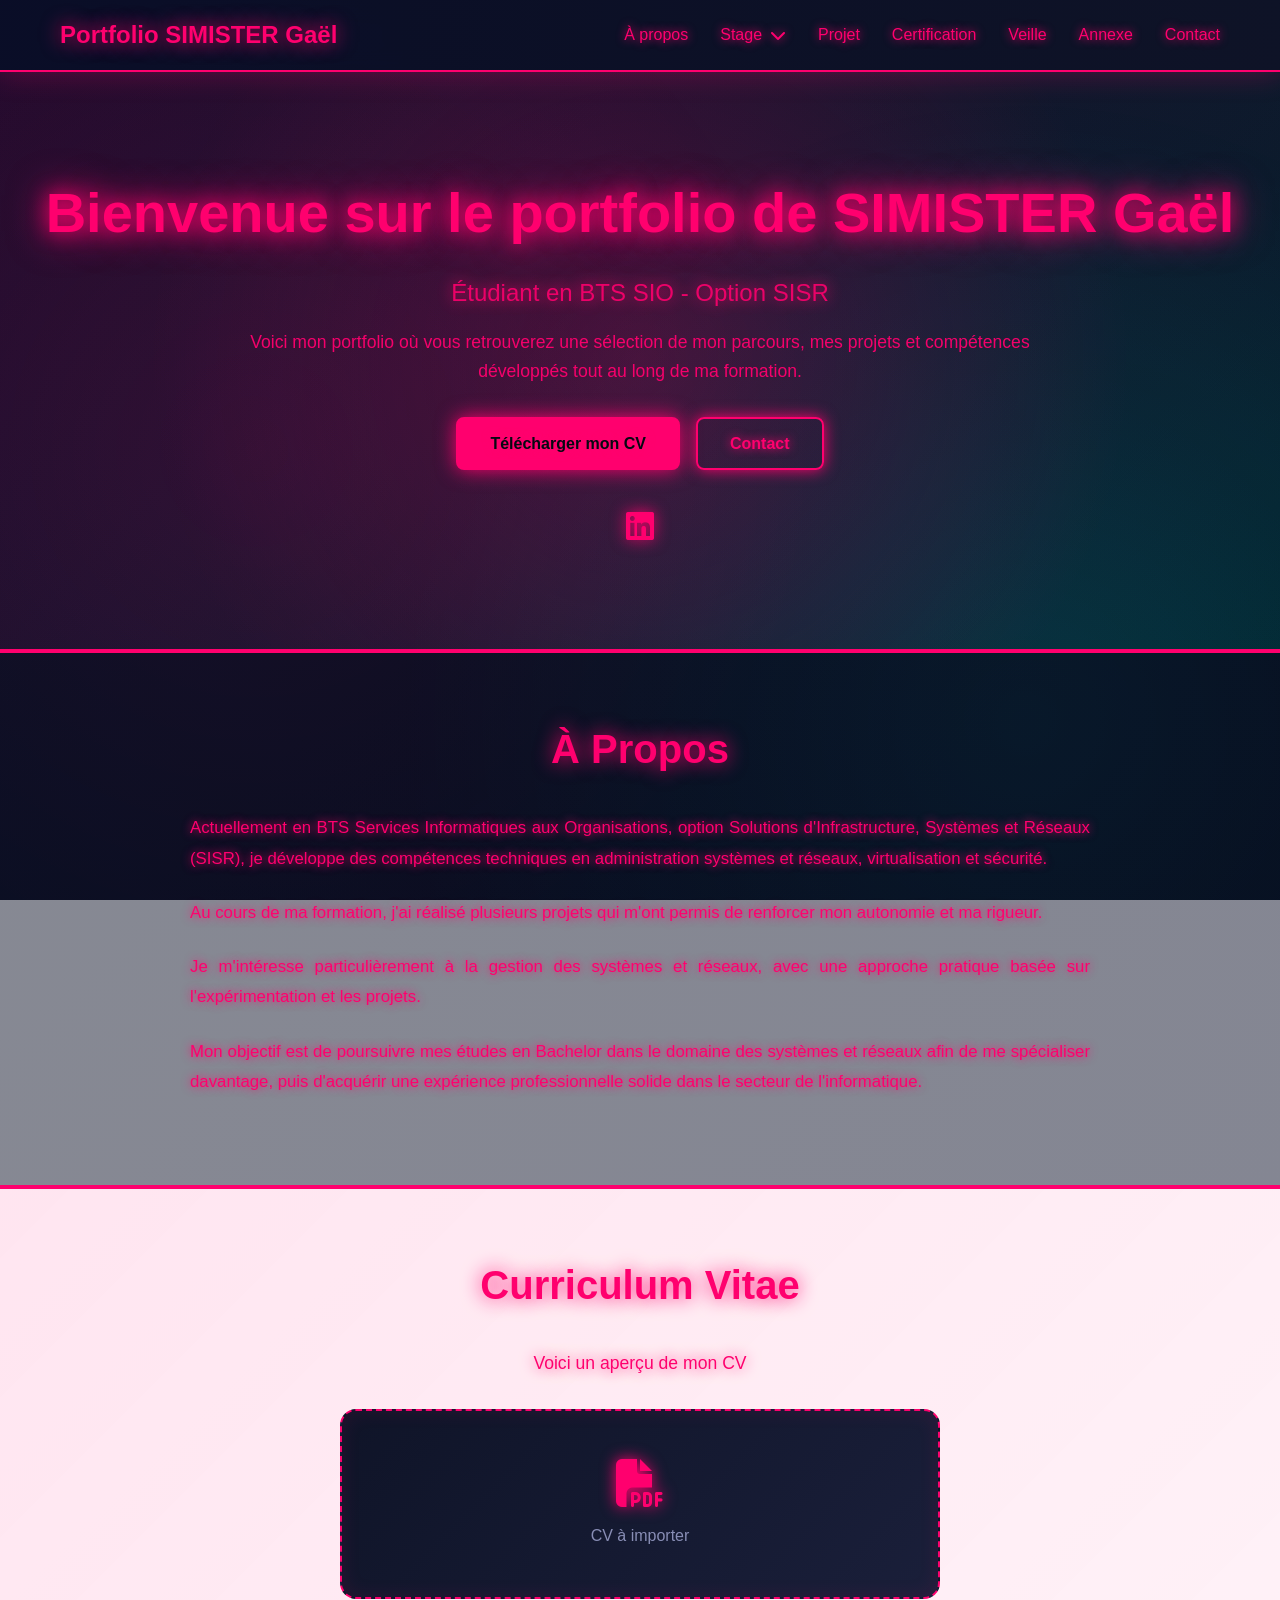
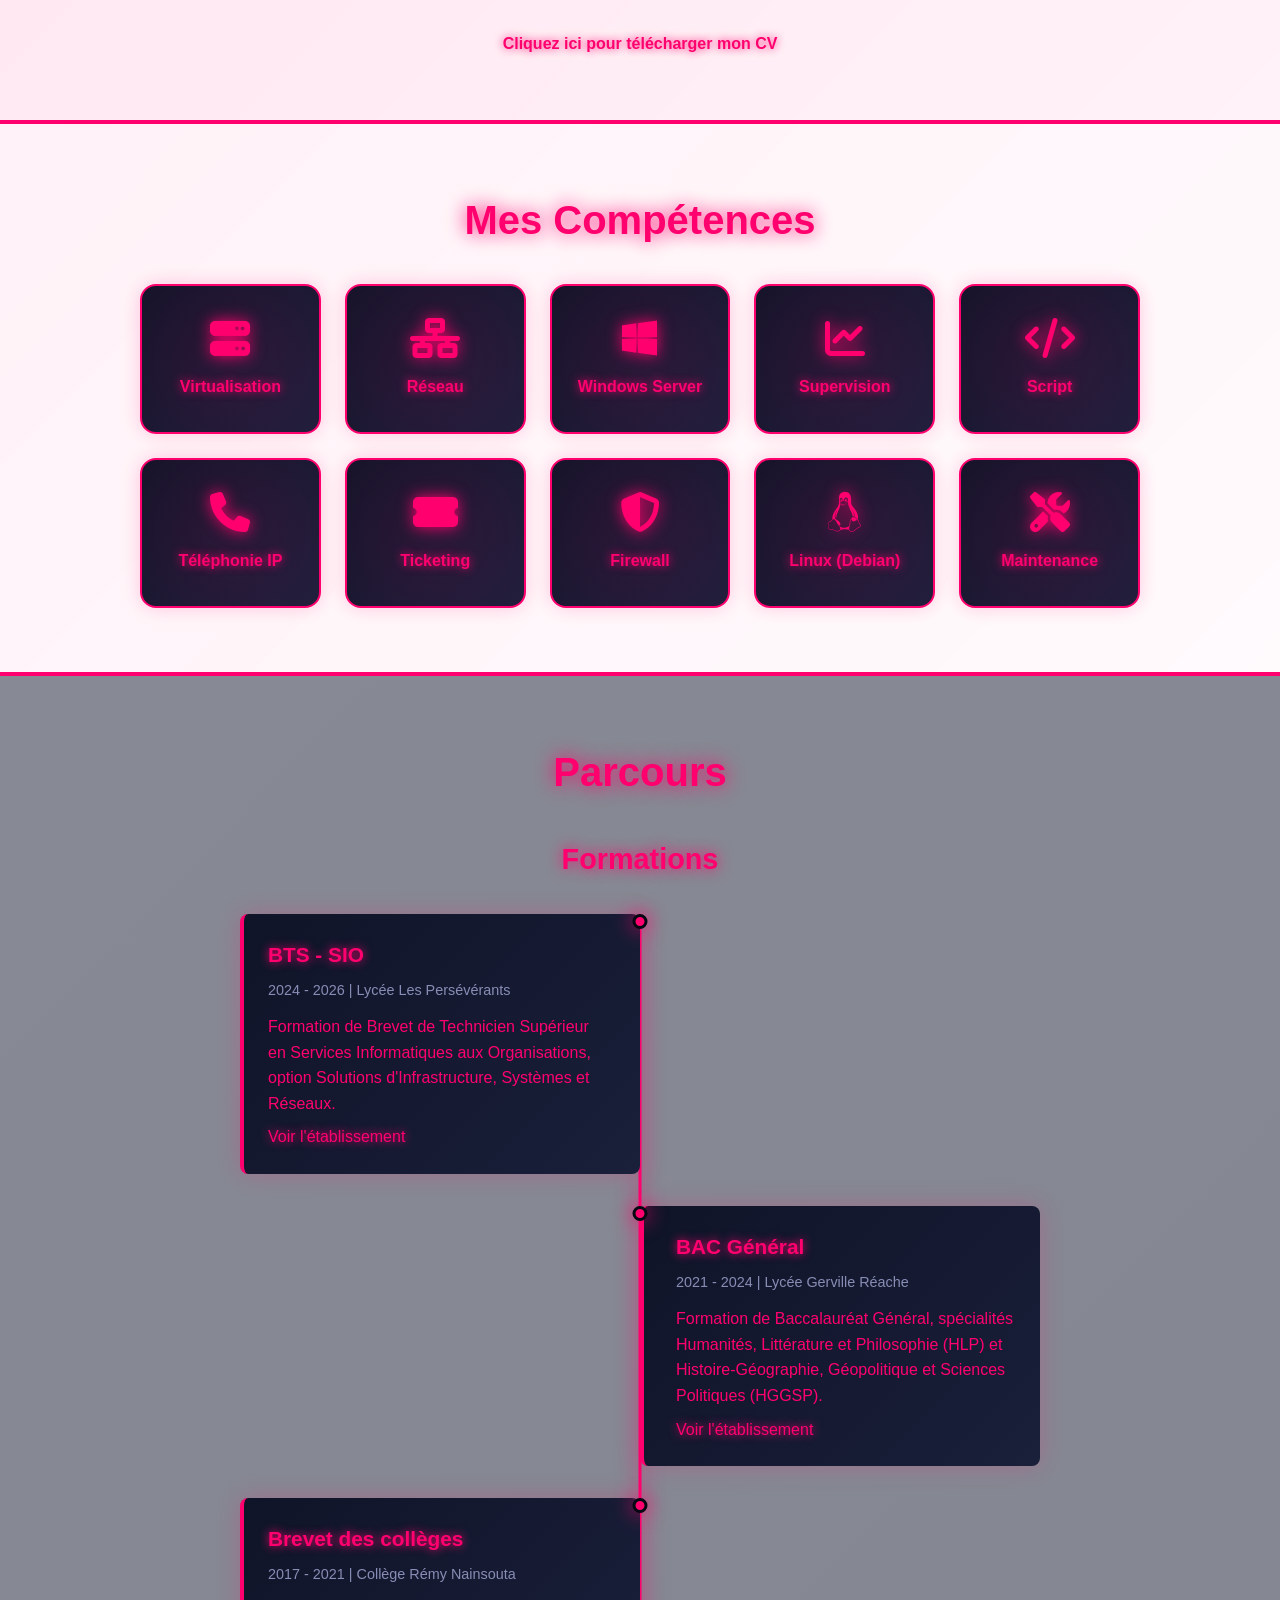
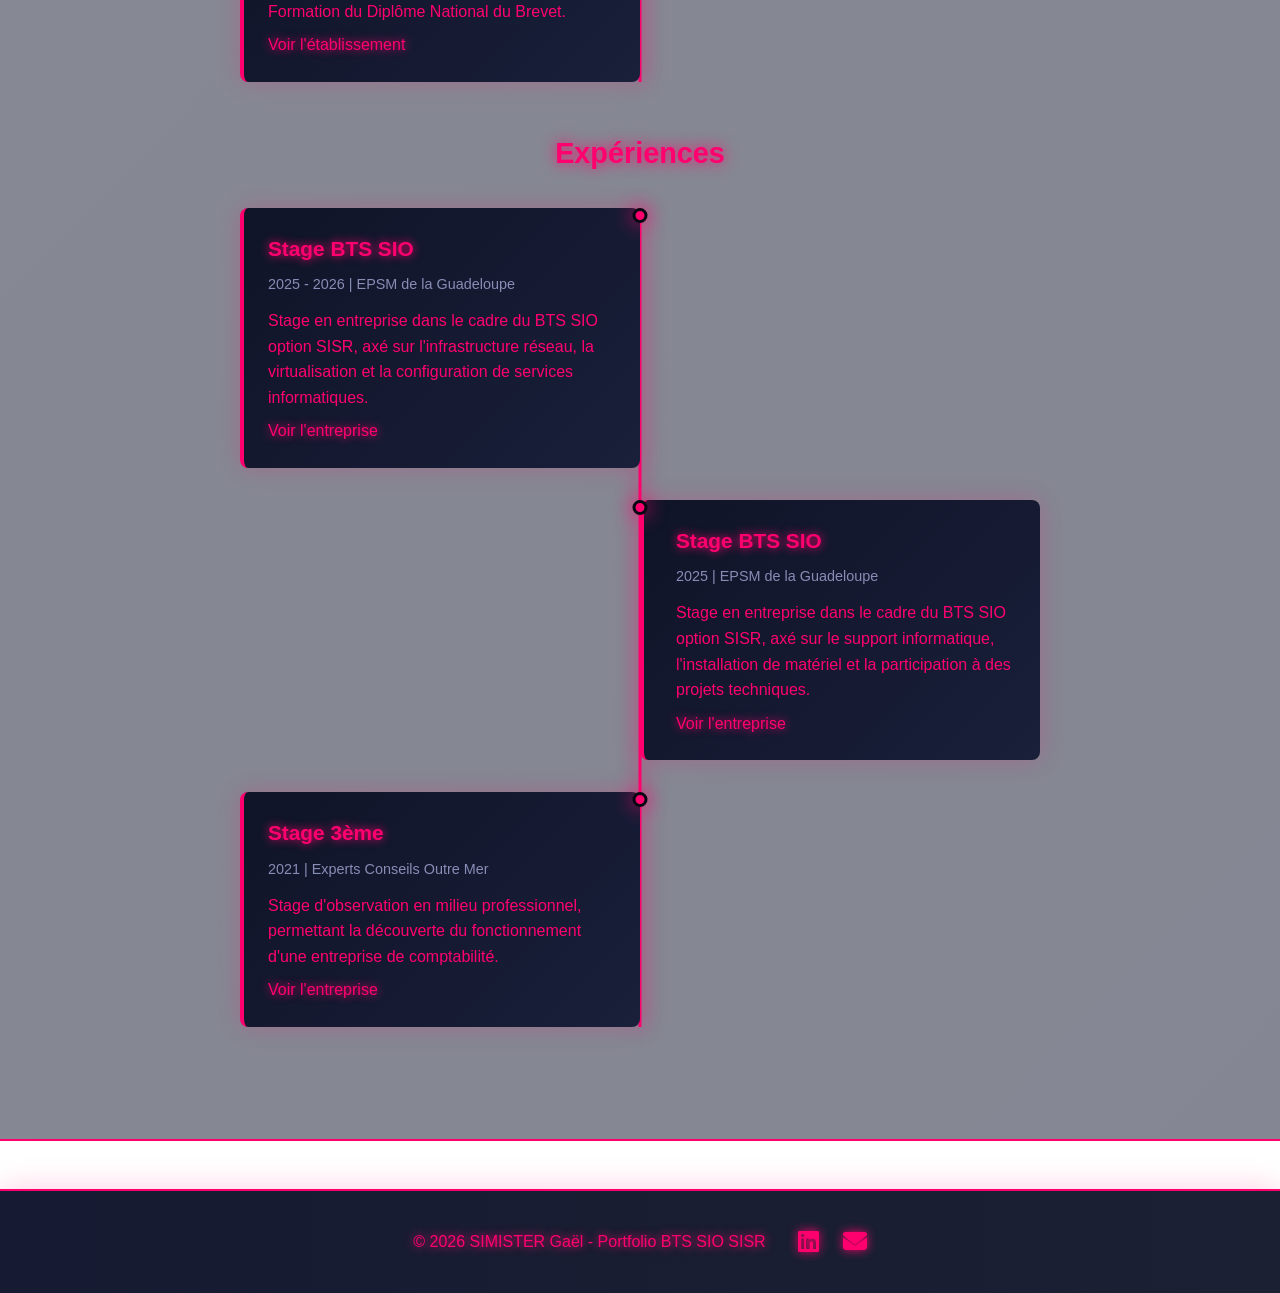
<file: index.html>
<!DOCTYPE html>
<html lang="fr">
<head>
    <meta charset="UTF-8">
    <meta name="viewport" content="width=device-width, initial-scale=1.0">
    <title>Portfolio SIMISTER Gaël - BTS SIO SISR</title>
    <link rel="stylesheet" href="styles.css">
    <link rel="stylesheet" href="https://cdnjs.cloudflare.com/ajax/libs/font-awesome/6.4.0/css/all.min.css">
</head>
<body>
    <!-- Navigation -->
    <nav class="navbar">
        <div class="nav-container">
            <div class="nav-logo">
                <a href="index.html">Portfolio SIMISTER Gaël</a>
            </div>
            <ul class="nav-menu">
                <li class="nav-item">
                    <a href="index.html" class="nav-link">À propos</a>
                </li>
                <li class="nav-item dropdown">
                    <a href="#" class="nav-link">Stage <i class="fas fa-chevron-down"></i></a>
                    <div class="dropdown-menu">
                        <a href="stage.html" class="dropdown-link">Stage 1ère année</a>
                        <a href="stage2.html" class="dropdown-link">Stage 2ème année</a>
                    </div>
                </li>
                <li class="nav-item">
                    <a href="projet.html" class="nav-link">Projet</a>
                </li>
                <li class="nav-item">
                    <a href="certification.html" class="nav-link">Certification</a>
                </li>
                <li class="nav-item">
                    <a href="veille.html" class="nav-link">Veille</a>
                </li>
                <li class="nav-item">
                    <a href="annexe.html" class="nav-link">Annexe</a>
                </li>
                <li class="nav-item">
                    <a href="contact.html" class="nav-link">Contact</a>
                </li>
            </ul>
            <div class="hamburger">
                <span></span>
                <span></span>
                <span></span>
            </div>
        </div>
    </nav>

    <!-- Hero Section -->
    <section class="hero">
        <div class="hero-content">
            <h1>Bienvenue sur le portfolio de SIMISTER Gaël</h1>
            <p class="hero-subtitle">Étudiant en BTS SIO - Option SISR</p>
            <p class="hero-text">Voici mon portfolio où vous retrouverez une sélection de mon parcours, mes projets et compétences développés tout au long de ma formation.</p>
            <div class="hero-buttons">
                <a href="https://f9d0eddd-c07a-4a79-8e7d-52120e13572a.filesusr.com/ugd/6406cc_7cf88da142fa4d6a8a164f63e7be4bd2.pdf" class="btn btn-primary" target="_blank">Télécharger mon CV</a>
                <a href="contact.html" class="btn btn-secondary">Contact</a>
            </div>
            <a href="https://www.linkedin.com/in/gaël-simister-b56bb8327/" class="linkedin-icon" target="_blank">
                <i class="fab fa-linkedin"></i>
            </a>
        </div>
    </section>

    <!-- À Propos Section -->
    <section class="about">
        <div class="container">
            <h2>À Propos</h2>
            <div class="about-content">
                <p>Actuellement en BTS Services Informatiques aux Organisations, option Solutions d'Infrastructure, Systèmes et Réseaux (SISR), je développe des compétences techniques en administration systèmes et réseaux, virtualisation et sécurité.</p>
                <p>Au cours de ma formation, j'ai réalisé plusieurs projets qui m'ont permis de renforcer mon autonomie et ma rigueur.</p>
                <p>Je m'intéresse particulièrement à la gestion des systèmes et réseaux, avec une approche pratique basée sur l'expérimentation et les projets.</p>
                <p>Mon objectif est de poursuivre mes études en Bachelor dans le domaine des systèmes et réseaux afin de me spécialiser davantage, puis d'acquérir une expérience professionnelle solide dans le secteur de l'informatique.</p>
            </div>
        </div>
    </section>

    <!-- CV Section -->
    <section class="cv-section">
        <div class="container">
            <h2>Curriculum Vitae</h2>
            <p class="cv-intro">Voici un aperçu de mon CV</p>
            <div class="cv-container">
                <div class="cv-placeholder">
                    <i class="fas fa-file-pdf"></i>
                    <p>CV à importer</p>
                </div>
            </div>
            <a href="https://f9d0eddd-c07a-4a79-8e7d-52120e13572a.filesusr.com/ugd/6406cc_7cf88da142fa4d6a8a164f63e7be4bd2.pdf" class="cv-link" target="_blank">Cliquez ici pour télécharger mon CV</a>
        </div>
    </section>

    <!-- Compétences Section -->
    <section class="skills">
        <div class="container">
            <h2>Mes Compétences</h2>
            <div class="skills-grid">
                <div class="skill-card">
                    <i class="fas fa-server"></i>
                    <p>Virtualisation</p>
                </div>
                <div class="skill-card">
                    <i class="fas fa-network-wired"></i>
                    <p>Réseau</p>
                </div>
                <div class="skill-card">
                    <i class="fab fa-windows"></i>
                    <p>Windows Server</p>
                </div>
                <div class="skill-card">
                    <i class="fas fa-chart-line"></i>
                    <p>Supervision</p>
                </div>
                <div class="skill-card">
                    <i class="fas fa-code"></i>
                    <p>Script</p>
                </div>
                <div class="skill-card">
                    <i class="fas fa-phone"></i>
                    <p>Téléphonie IP</p>
                </div>
                <div class="skill-card">
                    <i class="fas fa-ticket-alt"></i>
                    <p>Ticketing</p>
                </div>
                <div class="skill-card">
                    <i class="fas fa-shield-alt"></i>
                    <p>Firewall</p>
                </div>
                <div class="skill-card">
                    <i class="fab fa-linux"></i>
                    <p>Linux (Debian)</p>
                </div>
                <div class="skill-card">
                    <i class="fas fa-tools"></i>
                    <p>Maintenance</p>
                </div>
            </div>
        </div>
    </section>

    <!-- Parcours Section -->
    <section class="journey">
        <div class="container">
            <h2>Parcours</h2>
            
            <!-- Formations -->
            <div class="journey-subsection">
                <h3>Formations</h3>
                <div class="timeline">
                    <div class="timeline-item">
                        <div class="timeline-marker"></div>
                        <div class="timeline-content">
                            <h4>BTS - SIO</h4>
                            <p class="timeline-date">2024 - 2026 | Lycée Les Persévérants</p>
                            <p>Formation de Brevet de Technicien Supérieur en Services Informatiques aux Organisations, option Solutions d'Infrastructure, Systèmes et Réseaux.</p>
                            <a href="https://www.lesperseverants.fr/" target="_blank" class="timeline-link">Voir l'établissement</a>
                        </div>
                    </div>
                    <div class="timeline-item">
                        <div class="timeline-marker"></div>
                        <div class="timeline-content">
                            <h4>BAC Général</h4>
                            <p class="timeline-date">2021 - 2024 | Lycée Gerville Réache</p>
                            <p>Formation de Baccalauréat Général, spécialités Humanités, Littérature et Philosophie (HLP) et Histoire-Géographie, Géopolitique et Sciences Politiques (HGGSP).</p>
                            <a href="https://gervillereache.lyc.ac-guadeloupe.fr/" target="_blank" class="timeline-link">Voir l'établissement</a>
                        </div>
                    </div>
                    <div class="timeline-item">
                        <div class="timeline-marker"></div>
                        <div class="timeline-content">
                            <h4>Brevet des collèges</h4>
                            <p class="timeline-date">2017 - 2021 | Collège Rémy Nainsouta</p>
                            <p>Formation du Diplôme National du Brevet.</p>
                            <a href="https://college-remy-nainsouta.com/" target="_blank" class="timeline-link">Voir l'établissement</a>
                        </div>
                    </div>
                </div>
            </div>

            <!-- Expériences -->
            <div class="journey-subsection">
                <h3>Expériences</h3>
                <div class="timeline">
                    <div class="timeline-item">
                        <div class="timeline-marker"></div>
                        <div class="timeline-content">
                            <h4>Stage BTS SIO</h4>
                            <p class="timeline-date">2025 - 2026 | EPSM de la Guadeloupe</p>
                            <p>Stage en entreprise dans le cadre du BTS SIO option SISR, axé sur l'infrastructure réseau, la virtualisation et la configuration de services informatiques.</p>
                            <a href="https://epsm-guadeloupe.fr/" target="_blank" class="timeline-link">Voir l'entreprise</a>
                        </div>
                    </div>
                    <div class="timeline-item">
                        <div class="timeline-marker"></div>
                        <div class="timeline-content">
                            <h4>Stage BTS SIO</h4>
                            <p class="timeline-date">2025 | EPSM de la Guadeloupe</p>
                            <p>Stage en entreprise dans le cadre du BTS SIO option SISR, axé sur le support informatique, l'installation de matériel et la participation à des projets techniques.</p>
                            <a href="https://epsm-guadeloupe.fr/" target="_blank" class="timeline-link">Voir l'entreprise</a>
                        </div>
                    </div>
                    <div class="timeline-item">
                        <div class="timeline-marker"></div>
                        <div class="timeline-content">
                            <h4>Stage 3ème</h4>
                            <p class="timeline-date">2021 | Experts Conseils Outre Mer</p>
                            <p>Stage d'observation en milieu professionnel, permettant la découverte du fonctionnement d'une entreprise de comptabilité.</p>
                            <a href="https://www.expertsconseils.fr/" target="_blank" class="timeline-link">Voir l'entreprise</a>
                        </div>
                    </div>
                </div>
            </div>
        </div>
    </section>

    <!-- Footer -->
    <footer class="footer">
        <div class="container">
            <div class="footer-content">
                <p>&copy; 2026 SIMISTER Gaël - Portfolio BTS SIO SISR</p>
                <div class="footer-links">
                    <a href="https://www.linkedin.com/in/gaël-simister-b56bb8327/" target="_blank"><i class="fab fa-linkedin"></i></a>
                    <a href="mailto:gaelsimister09@gmail.com"><i class="fas fa-envelope"></i></a>
                </div>
            </div>
        </div>
    </footer>

    <script src="script.js"></script>
</body>
</html>
</file>
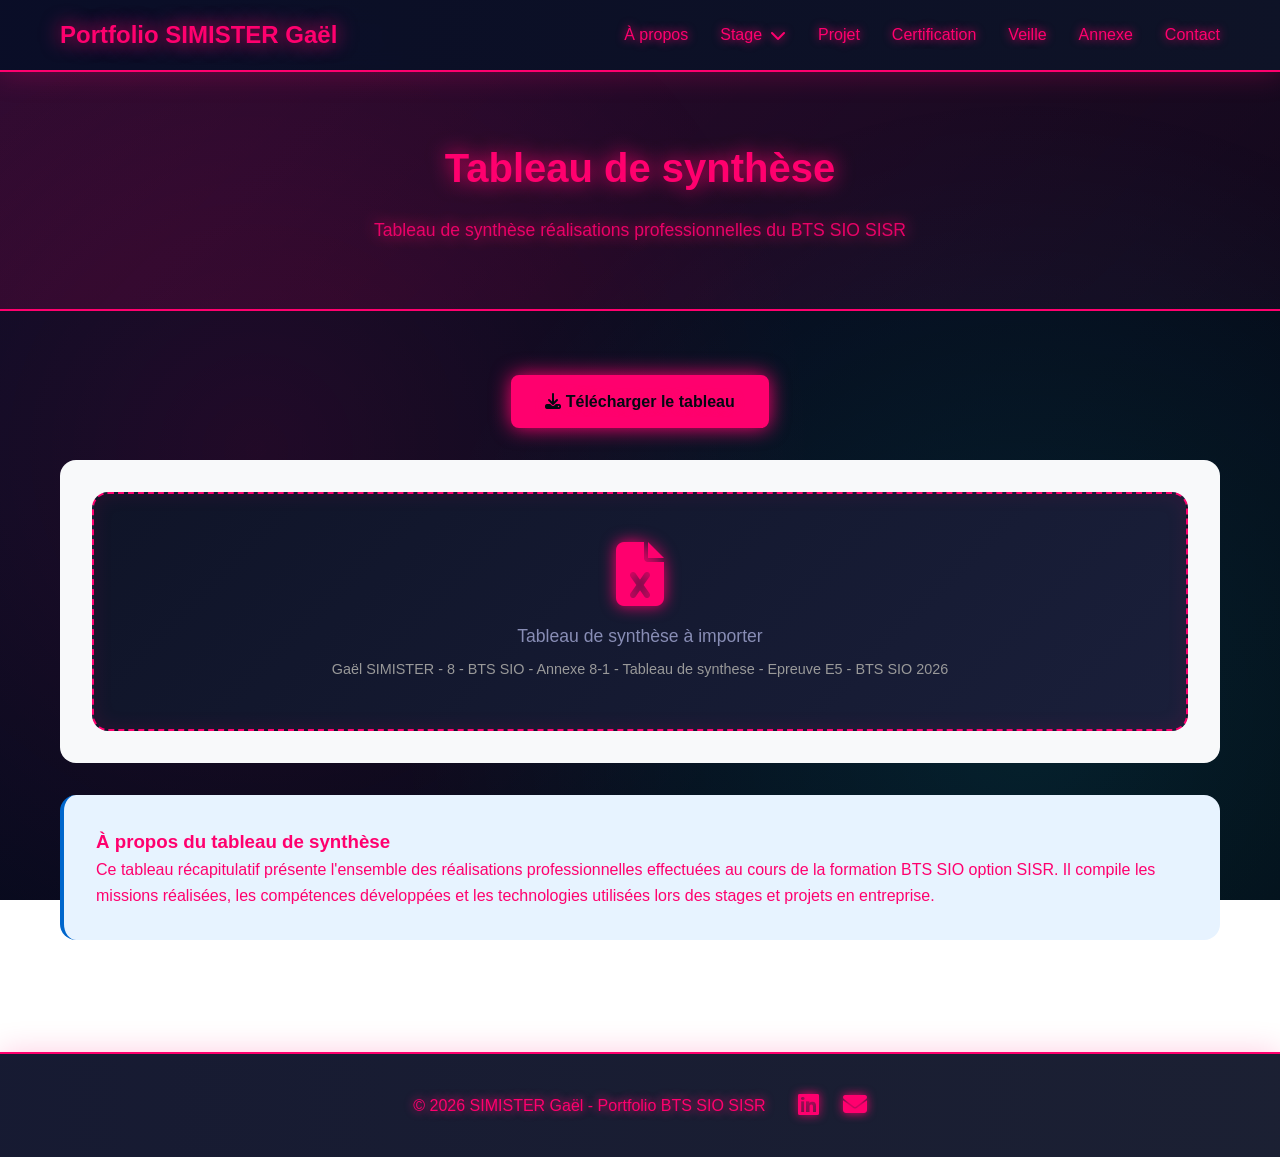
<file: annexe.html>
<!DOCTYPE html>
<html lang="fr">
<head>
    <meta charset="UTF-8">
    <meta name="viewport" content="width=device-width, initial-scale=1.0">
    <title>Annexe - Portfolio SIMISTER Gaël</title>
    <link rel="stylesheet" href="styles.css">
    <link rel="stylesheet" href="https://cdnjs.cloudflare.com/ajax/libs/font-awesome/6.4.0/css/all.min.css">
</head>
<body>
    <!-- Navigation -->
    <nav class="navbar">
        <div class="nav-container">
            <div class="nav-logo">
                <a href="index.html">Portfolio SIMISTER Gaël</a>
            </div>
            <ul class="nav-menu">
                <li class="nav-item">
                    <a href="index.html" class="nav-link">À propos</a>
                </li>
                <li class="nav-item dropdown">
                    <a href="#" class="nav-link">Stage <i class="fas fa-chevron-down"></i></a>
                    <div class="dropdown-menu">
                        <a href="stage1.html" class="dropdown-link">Stage 1ère année</a>
                        <a href="stage2.html" class="dropdown-link">Stage 2ème année</a>
                    </div>
                </li>
                <li class="nav-item">
                    <a href="projet.html" class="nav-link">Projet</a>
                </li>
                <li class="nav-item">
                    <a href="certification.html" class="nav-link">Certification</a>
                </li>
                <li class="nav-item">
                    <a href="veille.html" class="nav-link">Veille</a>
                </li>
                <li class="nav-item">
                    <a href="annexe.html" class="nav-link">Annexe</a>
                </li>
                <li class="nav-item">
                    <a href="contact.html" class="nav-link">Contact</a>
                </li>
            </ul>
            <div class="hamburger">
                <span></span>
                <span></span>
                <span></span>
            </div>
        </div>
    </nav>

    <!-- Header -->
    <section class="stage-header">
        <div class="container">
            <h1>Tableau de synthèse</h1>
            <p>Tableau de synthèse réalisations professionnelles du BTS SIO SISR</p>
        </div>
    </section>

    <!-- Contenu -->
    <section>
        <div class="container">
            <div style="text-align: center; margin-bottom: 2rem;">
                <a href="#" class="btn btn-primary" download>
                    <i class="fas fa-download"></i> Télécharger le tableau
                </a>
            </div>
            
            <div style="background-color: #f8f9fa; padding: 2rem; border-radius: 1rem; text-align: center;">
                <div class="cv-placeholder">
                    <i class="fas fa-file-excel" style="font-size: 4rem;"></i>
                    <p style="margin-top: 1rem; font-size: 1.1rem;">Tableau de synthèse à importer</p>
                    <p style="font-size: 0.9rem; color: #999; margin-top: 0.5rem;">Gaël SIMISTER - 8 - BTS SIO - Annexe 8-1 - Tableau de synthese - Epreuve E5 - BTS SIO 2026</p>
                </div>
            </div>

            <div style="background-color: #e7f3ff; padding: 2rem; border-radius: 1rem; margin-top: 2rem; border-left: 4px solid #0066cc;">
                <h3>À propos du tableau de synthèse</h3>
                <p>Ce tableau récapitulatif présente l'ensemble des réalisations professionnelles effectuées au cours de la formation BTS SIO option SISR. Il compile les missions réalisées, les compétences développées et les technologies utilisées lors des stages et projets en entreprise.</p>
            </div>
        </div>
    </section>

    <!-- Footer -->
    <footer class="footer">
        <div class="container">
            <div class="footer-content">
                <p>&copy; 2026 SIMISTER Gaël - Portfolio BTS SIO SISR</p>
                <div class="footer-links">
                    <a href="https://www.linkedin.com/in/gaël-simister-b56bb8327/" target="_blank"><i class="fab fa-linkedin"></i></a>
                    <a href="mailto:gaelsimister09@gmail.com"><i class="fas fa-envelope"></i></a>
                </div>
            </div>
        </div>
    </footer>

    <script src="script.js"></script>
</body>
</html>
</file>
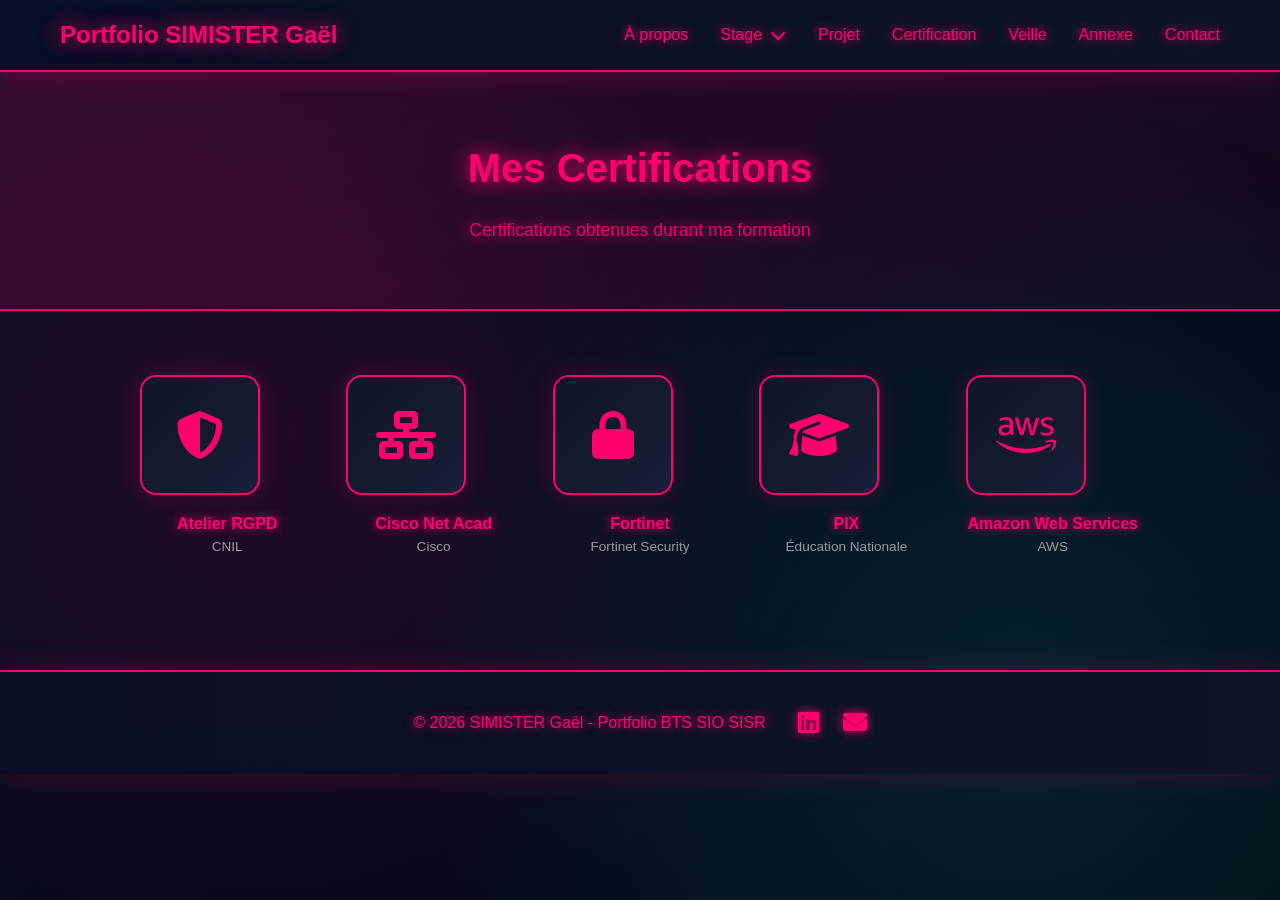
<file: certification.html>
<!DOCTYPE html>
<html lang="fr">
<head>
    <meta charset="UTF-8">
    <meta name="viewport" content="width=device-width, initial-scale=1.0">
    <title>Certifications - Portfolio SIMISTER Gaël</title>
    <link rel="stylesheet" href="styles.css">
    <link rel="stylesheet" href="https://cdnjs.cloudflare.com/ajax/libs/font-awesome/6.4.0/css/all.min.css">
</head>
<body>
    <!-- Navigation -->
    <nav class="navbar">
        <div class="nav-container">
            <div class="nav-logo">
                <a href="index.html">Portfolio SIMISTER Gaël</a>
            </div>
            <ul class="nav-menu">
                <li class="nav-item">
                    <a href="index.html" class="nav-link">À propos</a>
                </li>
                <li class="nav-item dropdown">
                    <a href="#" class="nav-link">Stage <i class="fas fa-chevron-down"></i></a>
                    <div class="dropdown-menu">
                        <a href="stage1.html" class="dropdown-link">Stage 1ère année</a>
                        <a href="stage2.html" class="dropdown-link">Stage 2ème année</a>
                    </div>
                </li>
                <li class="nav-item">
                    <a href="projet.html" class="nav-link">Projet</a>
                </li>
                <li class="nav-item">
                    <a href="certification.html" class="nav-link">Certification</a>
                </li>
                <li class="nav-item">
                    <a href="veille.html" class="nav-link">Veille</a>
                </li>
                <li class="nav-item">
                    <a href="annexe.html" class="nav-link">Annexe</a>
                </li>
                <li class="nav-item">
                    <a href="contact.html" class="nav-link">Contact</a>
                </li>
            </ul>
            <div class="hamburger">
                <span></span>
                <span></span>
                <span></span>
            </div>
        </div>
    </nav>

    <!-- Header -->
    <section class="stage-header">
        <div class="container">
            <h1>Mes Certifications</h1>
            <p>Certifications obtenues durant ma formation</p>
        </div>
    </section>

    <!-- Certifications -->
    <section>
        <div class="container">
            <div style="display: grid; grid-template-columns: repeat(auto-fit, minmax(150px, 1fr)); gap: 2rem; max-width: 1000px; margin: 0 auto;">
                <a href="#" class="cert-card" style="text-decoration: none;">
                    <div class="cert-icon">
                        <i class="fas fa-shield-alt"></i>
                    </div>
                    <p class="cert-label">Atelier RGPD</p>
                    <p style="font-size: 0.85rem; color: #999;">CNIL</p>
                </a>
                <a href="#" class="cert-card" style="text-decoration: none;">
                    <div class="cert-icon">
                        <i class="fas fa-network-wired"></i>
                    </div>
                    <p class="cert-label">Cisco Net Acad</p>
                    <p style="font-size: 0.85rem; color: #999;">Cisco</p>
                </a>
                <a href="#" class="cert-card" style="text-decoration: none;">
                    <div class="cert-icon">
                        <i class="fas fa-lock"></i>
                    </div>
                    <p class="cert-label">Fortinet</p>
                    <p style="font-size: 0.85rem; color: #999;">Fortinet Security</p>
                </a>
                <a href="#" class="cert-card" style="text-decoration: none;">
                    <div class="cert-icon">
                        <i class="fas fa-graduation-cap"></i>
                    </div>
                    <p class="cert-label">PIX</p>
                    <p style="font-size: 0.85rem; color: #999;">Éducation Nationale</p>
                </a>
                <a href="#" class="cert-card" style="text-decoration: none;">
                    <div class="cert-icon">
                        <i class="fab fa-aws"></i>
                    </div>
                    <p class="cert-label">Amazon Web Services</p>
                    <p style="font-size: 0.85rem; color: #999;">AWS</p>
                </a>
            </div>
        </div>
    </section>

    <!-- Footer -->
    <footer class="footer">
        <div class="container">
            <div class="footer-content">
                <p>&copy; 2026 SIMISTER Gaël - Portfolio BTS SIO SISR</p>
                <div class="footer-links">
                    <a href="https://www.linkedin.com/in/gaël-simister-b56bb8327/" target="_blank"><i class="fab fa-linkedin"></i></a>
                    <a href="mailto:gaelsimister09@gmail.com"><i class="fas fa-envelope"></i></a>
                </div>
            </div>
        </div>
    </footer>

    <script src="script.js"></script>
</body>
</html>
</file>
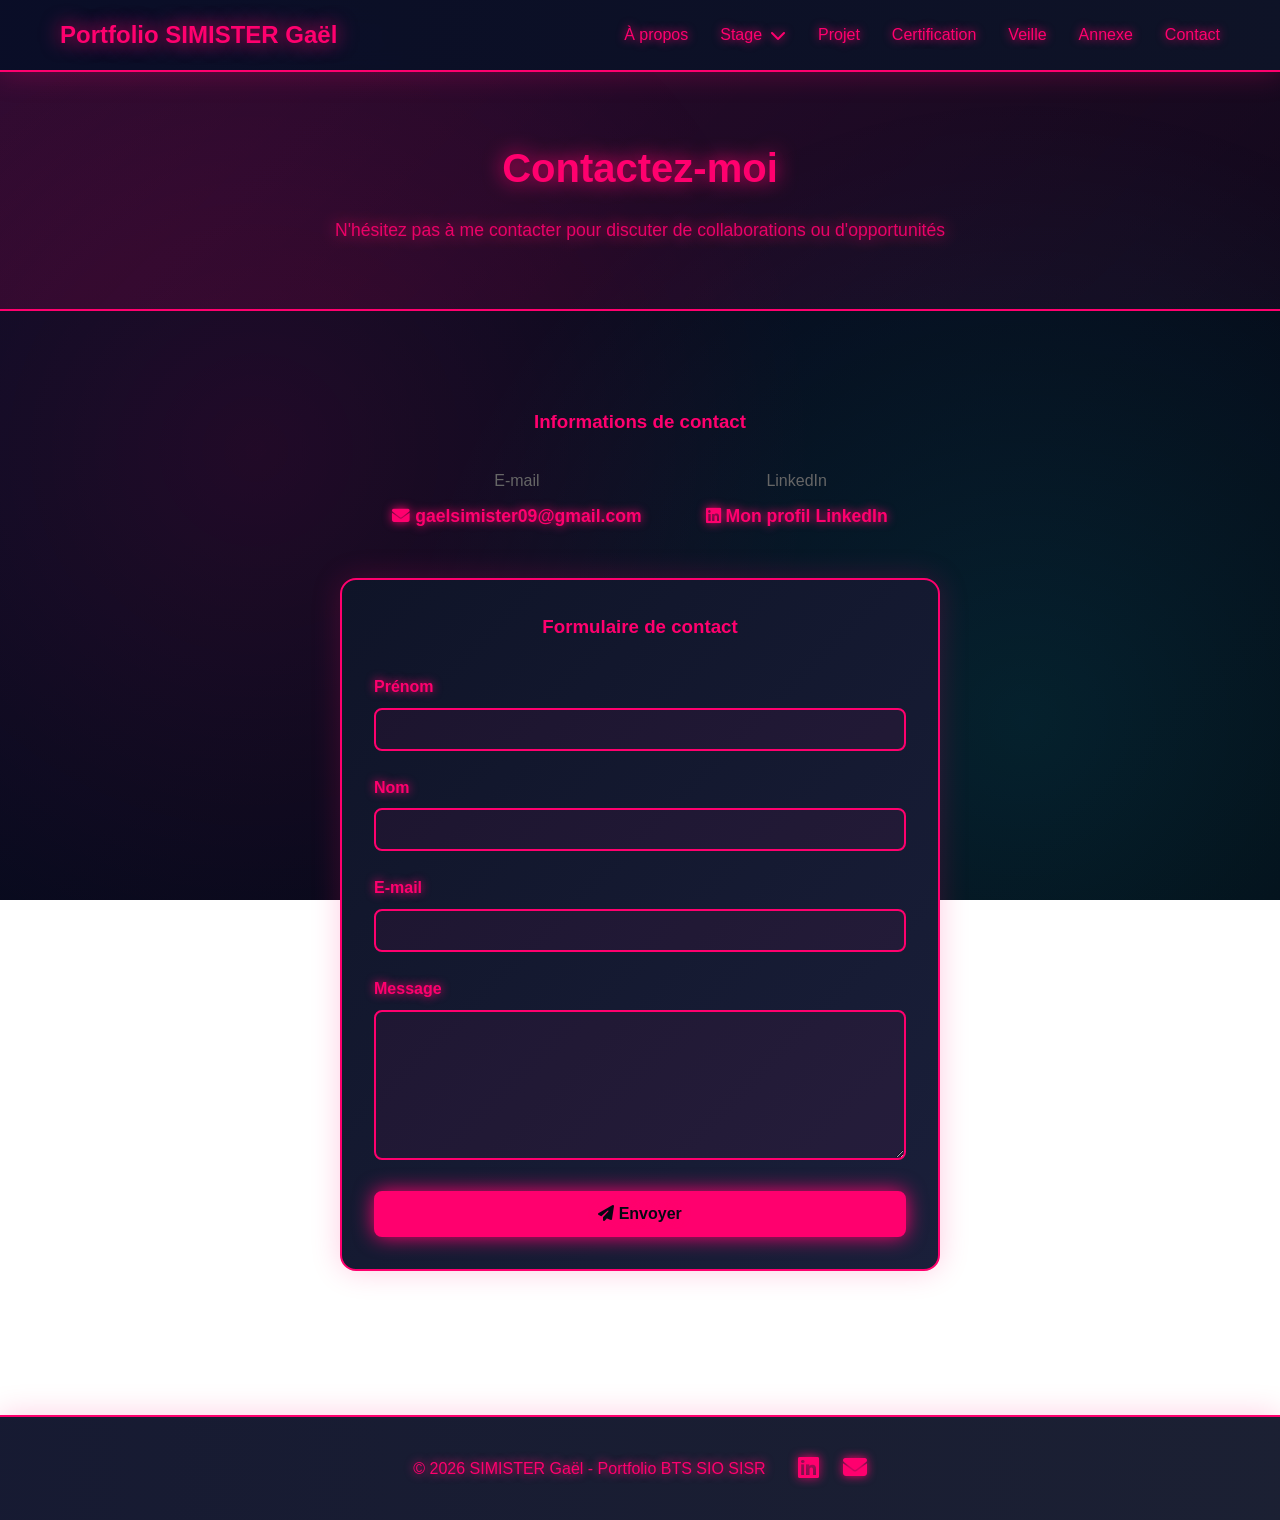
<file: contact.html>
<!DOCTYPE html>
<html lang="fr">
<head>
    <meta charset="UTF-8">
    <meta name="viewport" content="width=device-width, initial-scale=1.0">
    <title>Contact - Portfolio SIMISTER Gaël</title>
    <link rel="stylesheet" href="styles.css">
    <link rel="stylesheet" href="https://cdnjs.cloudflare.com/ajax/libs/font-awesome/6.4.0/css/all.min.css">
</head>
<body>
    <!-- Navigation -->
    <nav class="navbar">
        <div class="nav-container">
            <div class="nav-logo">
                <a href="index.html">Portfolio SIMISTER Gaël</a>
            </div>
            <ul class="nav-menu">
                <li class="nav-item">
                    <a href="index.html" class="nav-link">À propos</a>
                </li>
                <li class="nav-item dropdown">
                    <a href="#" class="nav-link">Stage <i class="fas fa-chevron-down"></i></a>
                    <div class="dropdown-menu">
                        <a href="stage1.html" class="dropdown-link">Stage 1ère année</a>
                        <a href="stage2.html" class="dropdown-link">Stage 2ème année</a>
                    </div>
                </li>
                <li class="nav-item">
                    <a href="projet.html" class="nav-link">Projet</a>
                </li>
                <li class="nav-item">
                    <a href="certification.html" class="nav-link">Certification</a>
                </li>
                <li class="nav-item">
                    <a href="veille.html" class="nav-link">Veille</a>
                </li>
                <li class="nav-item">
                    <a href="annexe.html" class="nav-link">Annexe</a>
                </li>
                <li class="nav-item">
                    <a href="contact.html" class="nav-link">Contact</a>
                </li>
            </ul>
            <div class="hamburger">
                <span></span>
                <span></span>
                <span></span>
            </div>
        </div>
    </nav>

    <!-- Header -->
    <section class="stage-header">
        <div class="container">
            <h1>Contactez-moi</h1>
            <p>N'hésitez pas à me contacter pour discuter de collaborations ou d'opportunités</p>
        </div>
    </section>

    <!-- Contact Section -->
    <section>
        <div class="container">
            <!-- Informations de contact -->
            <div class="contact-info">
                <div style="margin-bottom: 2rem;">
                    <h3>Informations de contact</h3>
                </div>
                <div style="display: flex; justify-content: center; align-items: center; gap: 2rem; flex-wrap: wrap;">
                    <div>
                        <p style="color: #666; margin-bottom: 0.5rem;">E-mail</p>
                        <a href="mailto:gaelsimister09@gmail.com" style="font-weight: 600; font-size: 1.1rem;">
                            <i class="fas fa-envelope"></i> gaelsimister09@gmail.com
                        </a>
                    </div>
                    <div>
                        <p style="color: #666; margin-bottom: 0.5rem;">LinkedIn</p>
                        <a href="https://www.linkedin.com/in/gaël-simister-b56bb8327/" target="_blank" style="font-weight: 600; font-size: 1.1rem;">
                            <i class="fab fa-linkedin"></i> Mon profil LinkedIn
                        </a>
                    </div>
                </div>
            </div>

            <!-- Formulaire de contact -->
            <div class="contact-form" style="margin-top: 3rem;">
                <h3 style="margin-bottom: 2rem; text-align: center;">Formulaire de contact</h3>
                <div class="success-message">
                    ✓ Merci pour votre envoi! Je vous répondrai dans les plus brefs délais.
                </div>
                <form>
                    <div class="form-group">
                        <label for="prenom">Prénom</label>
                        <input type="text" id="prenom" name="prenom" required>
                    </div>
                    <div class="form-group">
                        <label for="nom">Nom</label>
                        <input type="text" id="nom" name="nom" required>
                    </div>
                    <div class="form-group">
                        <label for="email">E-mail</label>
                        <input type="email" id="email" name="email" required>
                    </div>
                    <div class="form-group">
                        <label for="message">Message</label>
                        <textarea id="message" name="message" required></textarea>
                    </div>
                    <button type="submit" class="btn btn-primary form-button">
                        <i class="fas fa-paper-plane"></i> Envoyer
                    </button>
                </form>
            </div>
        </div>
    </section>

    <!-- Footer -->
    <footer class="footer">
        <div class="container">
            <div class="footer-content">
                <p>&copy; 2026 SIMISTER Gaël - Portfolio BTS SIO SISR</p>
                <div class="footer-links">
                    <a href="https://www.linkedin.com/in/gaël-simister-b56bb8327/" target="_blank"><i class="fab fa-linkedin"></i></a>
                    <a href="mailto:gaelsimister09@gmail.com"><i class="fas fa-envelope"></i></a>
                </div>
            </div>
        </div>
    </footer>

    <script src="script.js"></script>
</body>
</html>
</file>
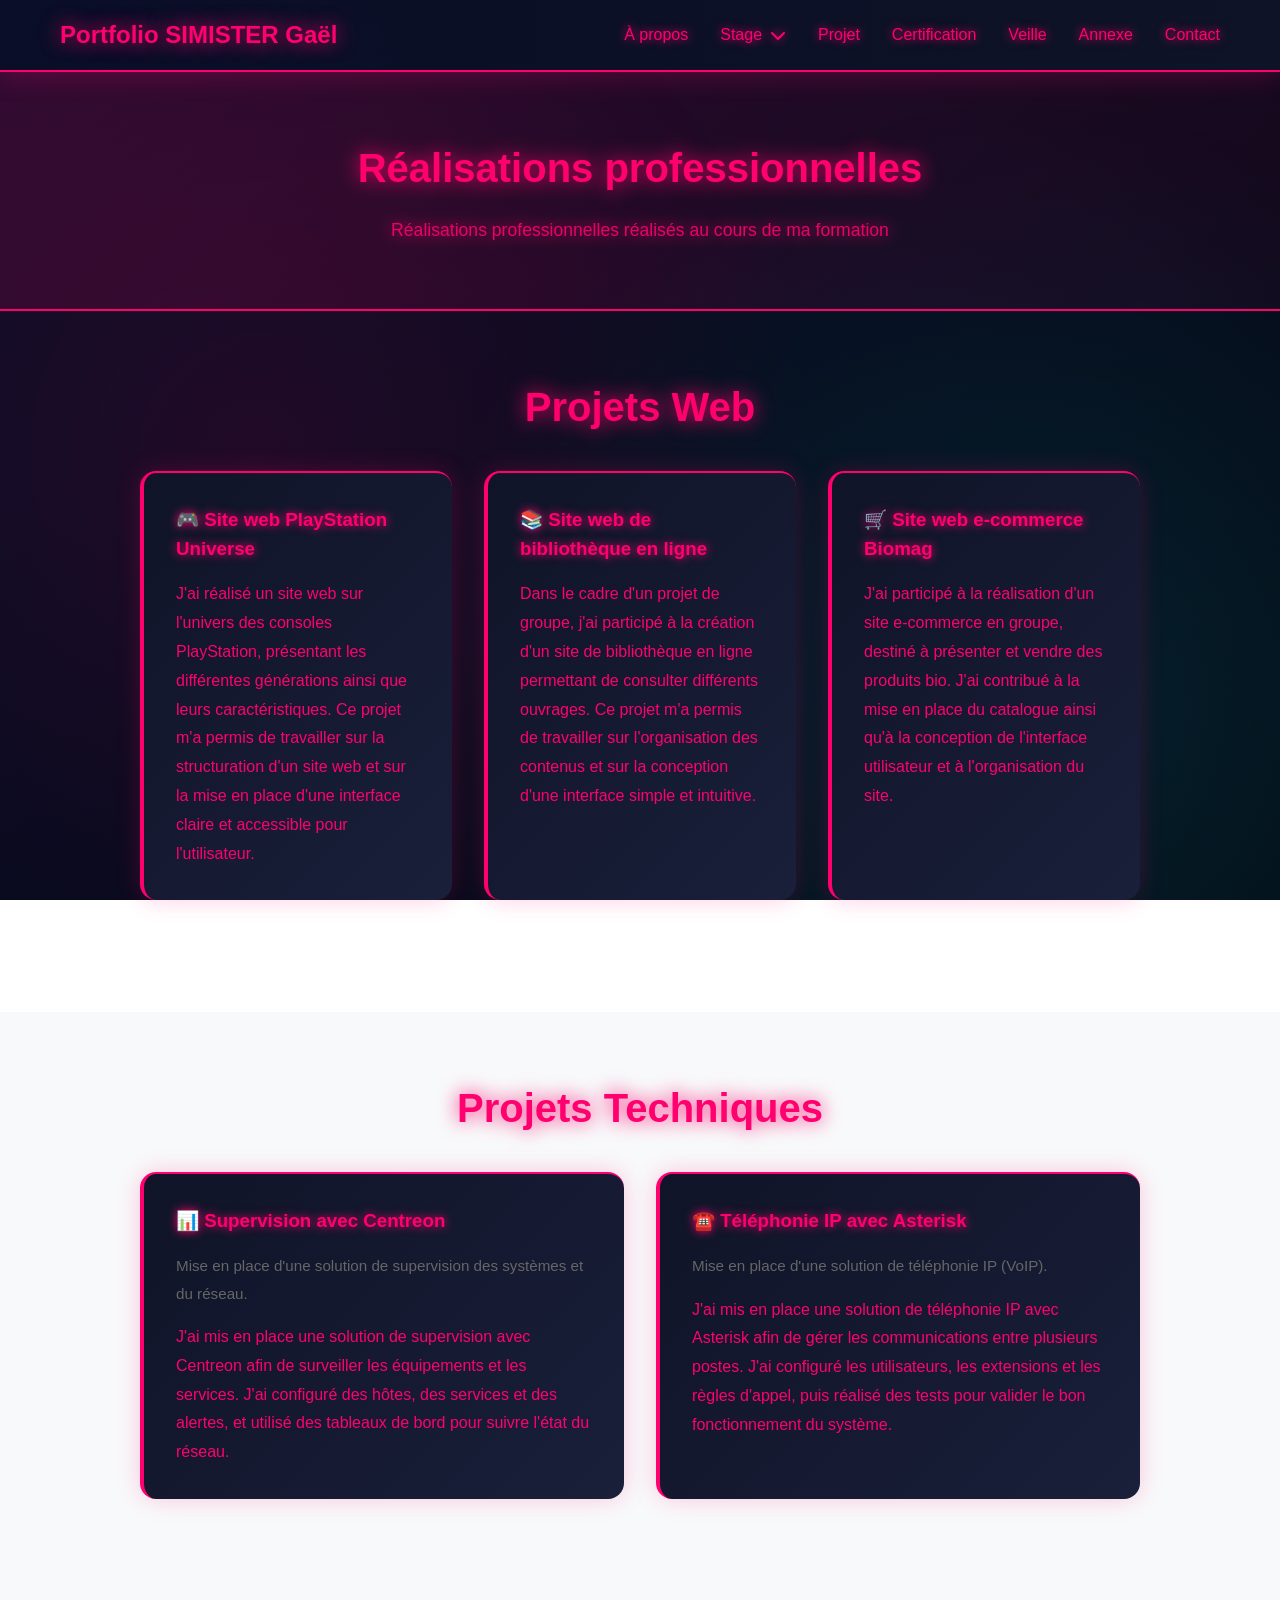
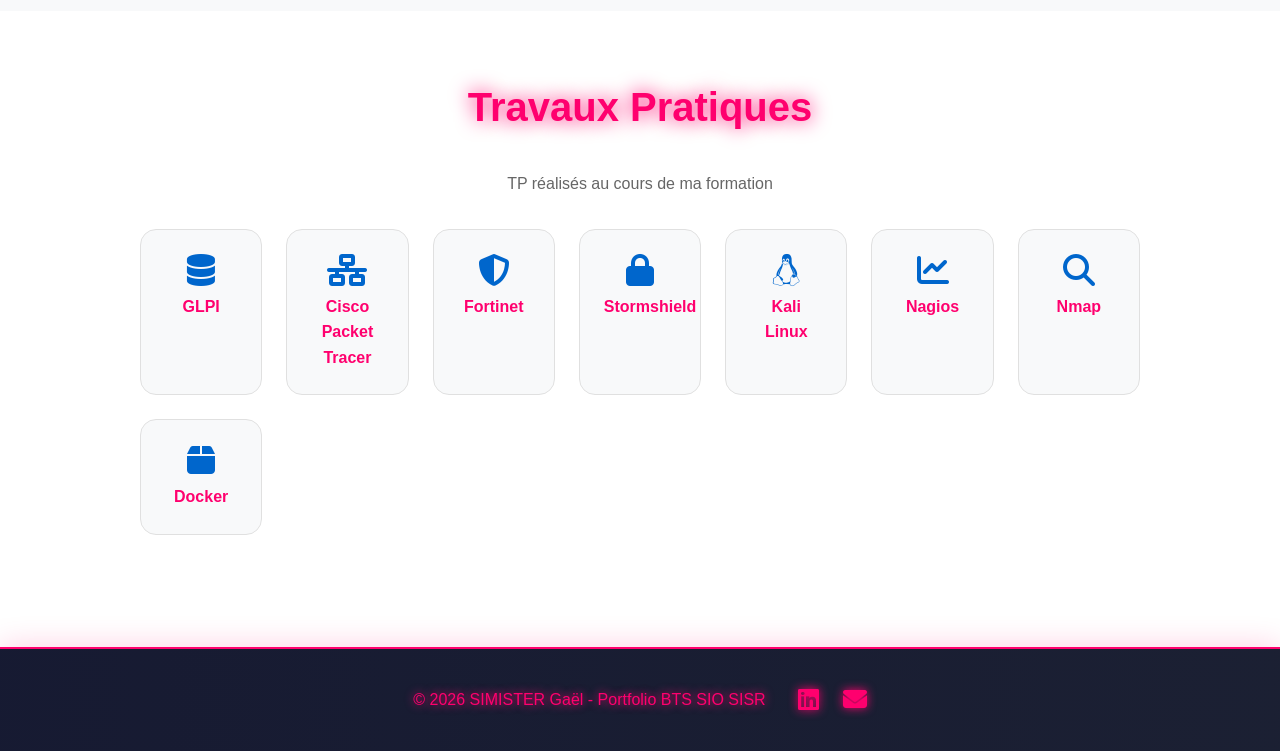
<file: projet.html>
<!DOCTYPE html>
<html lang="fr">
<head>
    <meta charset="UTF-8">
    <meta name="viewport" content="width=device-width, initial-scale=1.0">
    <title>Projets - Portfolio SIMISTER Gaël</title>
    <link rel="stylesheet" href="styles.css">
    <link rel="stylesheet" href="https://cdnjs.cloudflare.com/ajax/libs/font-awesome/6.4.0/css/all.min.css">
</head>
<body>
    <!-- Navigation -->
    <nav class="navbar">
        <div class="nav-container">
            <div class="nav-logo">
                <a href="index.html">Portfolio SIMISTER Gaël</a>
            </div>
            <ul class="nav-menu">
                <li class="nav-item">
                    <a href="index.html" class="nav-link">À propos</a>
                </li>
                <li class="nav-item dropdown">
                    <a href="#" class="nav-link">Stage <i class="fas fa-chevron-down"></i></a>
                    <div class="dropdown-menu">
                        <a href="stage1.html" class="dropdown-link">Stage 1ère année</a>
                        <a href="stage2.html" class="dropdown-link">Stage 2ème année</a>
                    </div>
                </li>
                <li class="nav-item">
                    <a href="projet.html" class="nav-link">Projet</a>
                </li>
                <li class="nav-item">
                    <a href="certification.html" class="nav-link">Certification</a>
                </li>
                <li class="nav-item">
                    <a href="veille.html" class="nav-link">Veille</a>
                </li>
                <li class="nav-item">
                    <a href="annexe.html" class="nav-link">Annexe</a>
                </li>
                <li class="nav-item">
                    <a href="contact.html" class="nav-link">Contact</a>
                </li>
            </ul>
            <div class="hamburger">
                <span></span>
                <span></span>
                <span></span>
            </div>
        </div>
    </nav>

    <!-- Header -->
    <section class="stage-header">
        <div class="container">
            <h1>Réalisations professionnelles</h1>
            <p>Réalisations professionnelles réalisés au cours de ma formation</p>
        </div>
    </section>

    <!-- Projets Web -->
    <section>
        <div class="container">
            <h2>Projets Web</h2>
            <div class="project-grid" style="margin-bottom: 3rem;">
                <div class="project-card">
                    <h3>🎮 Site web PlayStation Universe</h3>
                    <p>J'ai réalisé un site web sur l'univers des consoles PlayStation, présentant les différentes générations ainsi que leurs caractéristiques. Ce projet m'a permis de travailler sur la structuration d'un site web et sur la mise en place d'une interface claire et accessible pour l'utilisateur.</p>
                </div>
                <div class="project-card">
                    <h3>📚 Site web de bibliothèque en ligne</h3>
                    <p>Dans le cadre d'un projet de groupe, j'ai participé à la création d'un site de bibliothèque en ligne permettant de consulter différents ouvrages. Ce projet m'a permis de travailler sur l'organisation des contenus et sur la conception d'une interface simple et intuitive.</p>
                </div>
                <div class="project-card">
                    <h3>🛒 Site web e-commerce Biomag</h3>
                    <p>J'ai participé à la réalisation d'un site e-commerce en groupe, destiné à présenter et vendre des produits bio. J'ai contribué à la mise en place du catalogue ainsi qu'à la conception de l'interface utilisateur et à l'organisation du site.</p>
                </div>
            </div>
        </div>
    </section>

    <!-- Projets Techniques -->
    <section style="background-color: #f8f9fa;">
        <div class="container">
            <h2>Projets Techniques</h2>
            <div class="project-grid" style="margin-bottom: 3rem;">
                <div class="project-card">
                    <h3>📊 Supervision avec Centreon</h3>
                    <p style="font-size: 0.95rem; color: #666; margin-bottom: 1rem;">Mise en place d'une solution de supervision des systèmes et du réseau.</p>
                    <p>J'ai mis en place une solution de supervision avec Centreon afin de surveiller les équipements et les services. J'ai configuré des hôtes, des services et des alertes, et utilisé des tableaux de bord pour suivre l'état du réseau.</p>
                </div>
                <div class="project-card">
                    <h3>☎️ Téléphonie IP avec Asterisk</h3>
                    <p style="font-size: 0.95rem; color: #666; margin-bottom: 1rem;">Mise en place d'une solution de téléphonie IP (VoIP).</p>
                    <p>J'ai mis en place une solution de téléphonie IP avec Asterisk afin de gérer les communications entre plusieurs postes. J'ai configuré les utilisateurs, les extensions et les règles d'appel, puis réalisé des tests pour valider le bon fonctionnement du système.</p>
                </div>
            </div>
        </div>
    </section>

    <!-- Travaux Pratiques -->
    <section>
        <div class="container">
            <h2>Travaux Pratiques</h2>
            <p style="text-align: center; margin-bottom: 2rem; color: #666;">TP réalisés au cours de ma formation</p>
            <div style="display: grid; grid-template-columns: repeat(auto-fit, minmax(120px, 1fr)); gap: 1.5rem; max-width: 1000px; margin: 0 auto;">
                <div style="text-align: center; padding: 1.5rem; background-color: #f8f9fa; border-radius: 1rem; border: 1px solid #e0e0e0; transition: all 0.3s;">
                    <i class="fas fa-database" style="font-size: 2rem; color: #0066cc; margin-bottom: 0.5rem; display: block;"></i>
                    <p style="font-weight: 600;">GLPI</p>
                </div>
                <div style="text-align: center; padding: 1.5rem; background-color: #f8f9fa; border-radius: 1rem; border: 1px solid #e0e0e0; transition: all 0.3s;">
                    <i class="fas fa-network-wired" style="font-size: 2rem; color: #0066cc; margin-bottom: 0.5rem; display: block;"></i>
                    <p style="font-weight: 600;">Cisco Packet Tracer</p>
                </div>
                <div style="text-align: center; padding: 1.5rem; background-color: #f8f9fa; border-radius: 1rem; border: 1px solid #e0e0e0; transition: all 0.3s;">
                    <i class="fas fa-shield-alt" style="font-size: 2rem; color: #0066cc; margin-bottom: 0.5rem; display: block;"></i>
                    <p style="font-weight: 600;">Fortinet</p>
                </div>
                <div style="text-align: center; padding: 1.5rem; background-color: #f8f9fa; border-radius: 1rem; border: 1px solid #e0e0e0; transition: all 0.3s;">
                    <i class="fas fa-lock" style="font-size: 2rem; color: #0066cc; margin-bottom: 0.5rem; display: block;"></i>
                    <p style="font-weight: 600;">Stormshield</p>
                </div>
                <div style="text-align: center; padding: 1.5rem; background-color: #f8f9fa; border-radius: 1rem; border: 1px solid #e0e0e0; transition: all 0.3s;">
                    <i class="fab fa-linux" style="font-size: 2rem; color: #0066cc; margin-bottom: 0.5rem; display: block;"></i>
                    <p style="font-weight: 600;">Kali Linux</p>
                </div>
                <div style="text-align: center; padding: 1.5rem; background-color: #f8f9fa; border-radius: 1rem; border: 1px solid #e0e0e0; transition: all 0.3s;">
                    <i class="fas fa-chart-line" style="font-size: 2rem; color: #0066cc; margin-bottom: 0.5rem; display: block;"></i>
                    <p style="font-weight: 600;">Nagios</p>
                </div>
                <div style="text-align: center; padding: 1.5rem; background-color: #f8f9fa; border-radius: 1rem; border: 1px solid #e0e0e0; transition: all 0.3s;">
                    <i class="fas fa-search" style="font-size: 2rem; color: #0066cc; margin-bottom: 0.5rem; display: block;"></i>
                    <p style="font-weight: 600;">Nmap</p>
                </div>
                <div style="text-align: center; padding: 1.5rem; background-color: #f8f9fa; border-radius: 1rem; border: 1px solid #e0e0e0; transition: all 0.3s;">
                    <i class="fas fa-box" style="font-size: 2rem; color: #0066cc; margin-bottom: 0.5rem; display: block;"></i>
                    <p style="font-weight: 600;">Docker</p>
                </div>
            </div>
        </div>
    </section>

    <!-- Footer -->
    <footer class="footer">
        <div class="container">
            <div class="footer-content">
                <p>&copy; 2026 SIMISTER Gaël - Portfolio BTS SIO SISR</p>
                <div class="footer-links">
                    <a href="https://www.linkedin.com/in/gaël-simister-b56bb8327/" target="_blank"><i class="fab fa-linkedin"></i></a>
                    <a href="mailto:gaelsimister09@gmail.com"><i class="fas fa-envelope"></i></a>
                </div>
            </div>
        </div>
    </footer>

    <script src="script.js"></script>
</body>
</html>
</file>
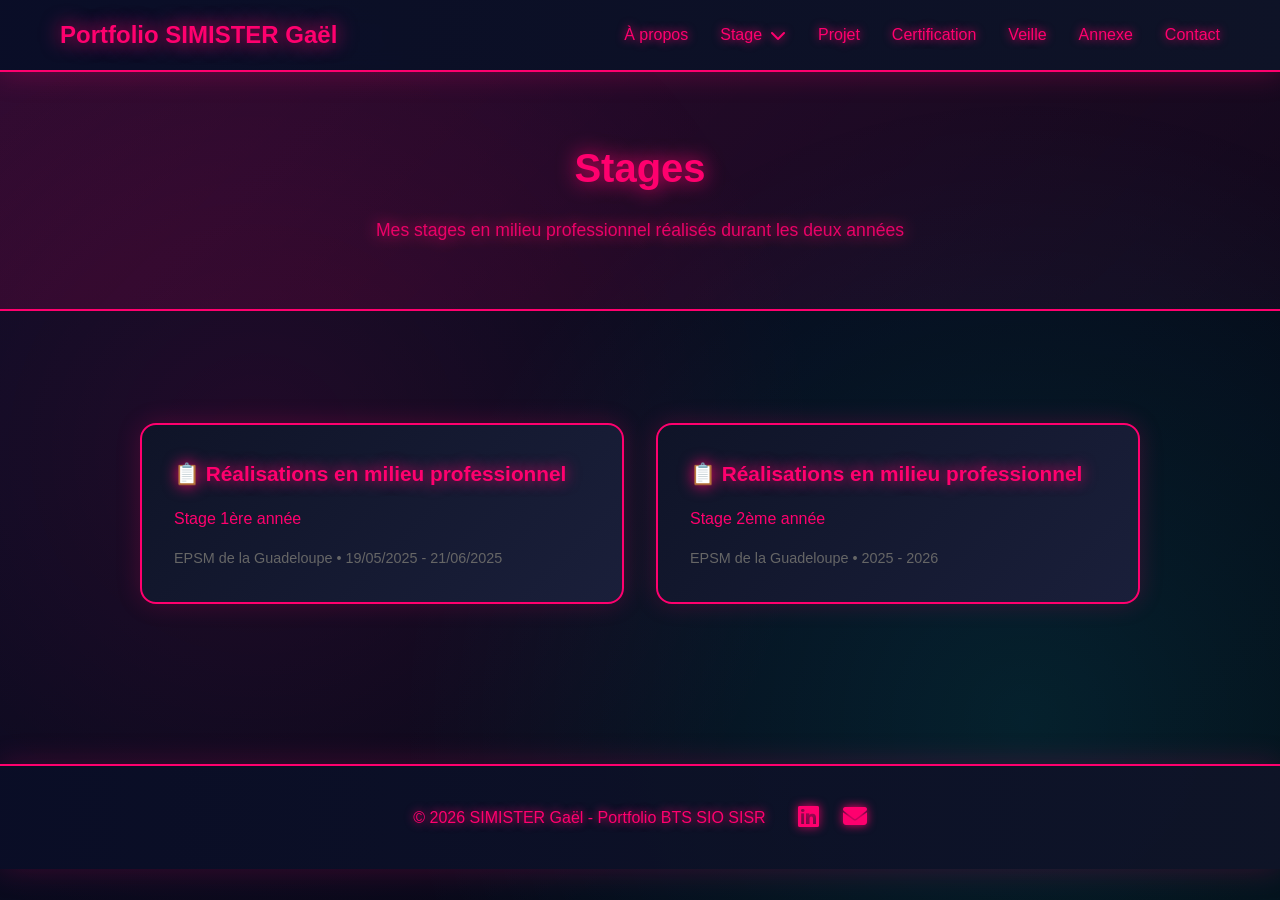
<file: stage.html>
<!DOCTYPE html>
<html lang="fr">
<head>
    <meta charset="UTF-8">
    <meta name="viewport" content="width=device-width, initial-scale=1.0">
    <title>Stages - Portfolio SIMISTER Gaël</title>
    <link rel="stylesheet" href="styles.css">
    <link rel="stylesheet" href="https://cdnjs.cloudflare.com/ajax/libs/font-awesome/6.4.0/css/all.min.css">
</head>
<body>
    <!-- Navigation -->
    <nav class="navbar">
        <div class="nav-container">
            <div class="nav-logo">
                <a href="index.html">Portfolio SIMISTER Gaël</a>
            </div>
            <ul class="nav-menu">
                <li class="nav-item">
                    <a href="index.html" class="nav-link">À propos</a>
                </li>
                <li class="nav-item dropdown">
                    <a href="#" class="nav-link">Stage <i class="fas fa-chevron-down"></i></a>
                    <div class="dropdown-menu">
                        <a href="stage.html" class="dropdown-link">Stage 1ère année</a>
                        <a href="stage2.html" class="dropdown-link">Stage 2ème année</a>
                    </div>
                </li>
                <li class="nav-item">
                    <a href="projet.html" class="nav-link">Projet</a>
                </li>
                <li class="nav-item">
                    <a href="certification.html" class="nav-link">Certification</a>
                </li>
                <li class="nav-item">
                    <a href="veille.html" class="nav-link">Veille</a>
                </li>
                <li class="nav-item">
                    <a href="annexe.html" class="nav-link">Annexe</a>
                </li>
                <li class="nav-item">
                    <a href="contact.html" class="nav-link">Contact</a>
                </li>
            </ul>
            <div class="hamburger">
                <span></span>
                <span></span>
                <span></span>
            </div>
        </div>
    </nav>

    <!-- Header -->
    <section class="stage-header">
        <div class="container">
            <h1>Stages</h1>
            <p>Mes stages en milieu professionnel réalisés durant les deux années</p>
        </div>
    </section>

    <!-- Stage Cards -->
    <section>
        <div class="container">
            <div class="stage-cards">
                <a href="stage.html" class="stage-card">
                    <h3>📋 Réalisations en milieu professionnel</h3>
                    <p>Stage 1ère année</p>
                    <p style="font-size: 0.9rem; color: #666; margin-top: 1rem;">EPSM de la Guadeloupe • 19/05/2025 - 21/06/2025</p>
                </a>
                <a href="stage2.html" class="stage-card">
                    <h3>📋 Réalisations en milieu professionnel</h3>
                    <p>Stage 2ème année</p>
                    <p style="font-size: 0.9rem; color: #666; margin-top: 1rem;">EPSM de la Guadeloupe • 2025 - 2026</p>
                </a>
            </div>
        </div>
    </section>

    <!-- Footer -->
    <footer class="footer">
        <div class="container">
            <div class="footer-content">
                <p>&copy; 2026 SIMISTER Gaël - Portfolio BTS SIO SISR</p>
                <div class="footer-links">
                    <a href="https://www.linkedin.com/in/gaël-simister-b56bb8327/" target="_blank"><i class="fab fa-linkedin"></i></a>
                    <a href="mailto:gaelsimister09@gmail.com"><i class="fas fa-envelope"></i></a>
                </div>
            </div>
        </div>
    </footer>

    <script src="script.js"></script>
</body>
</html>
</file>
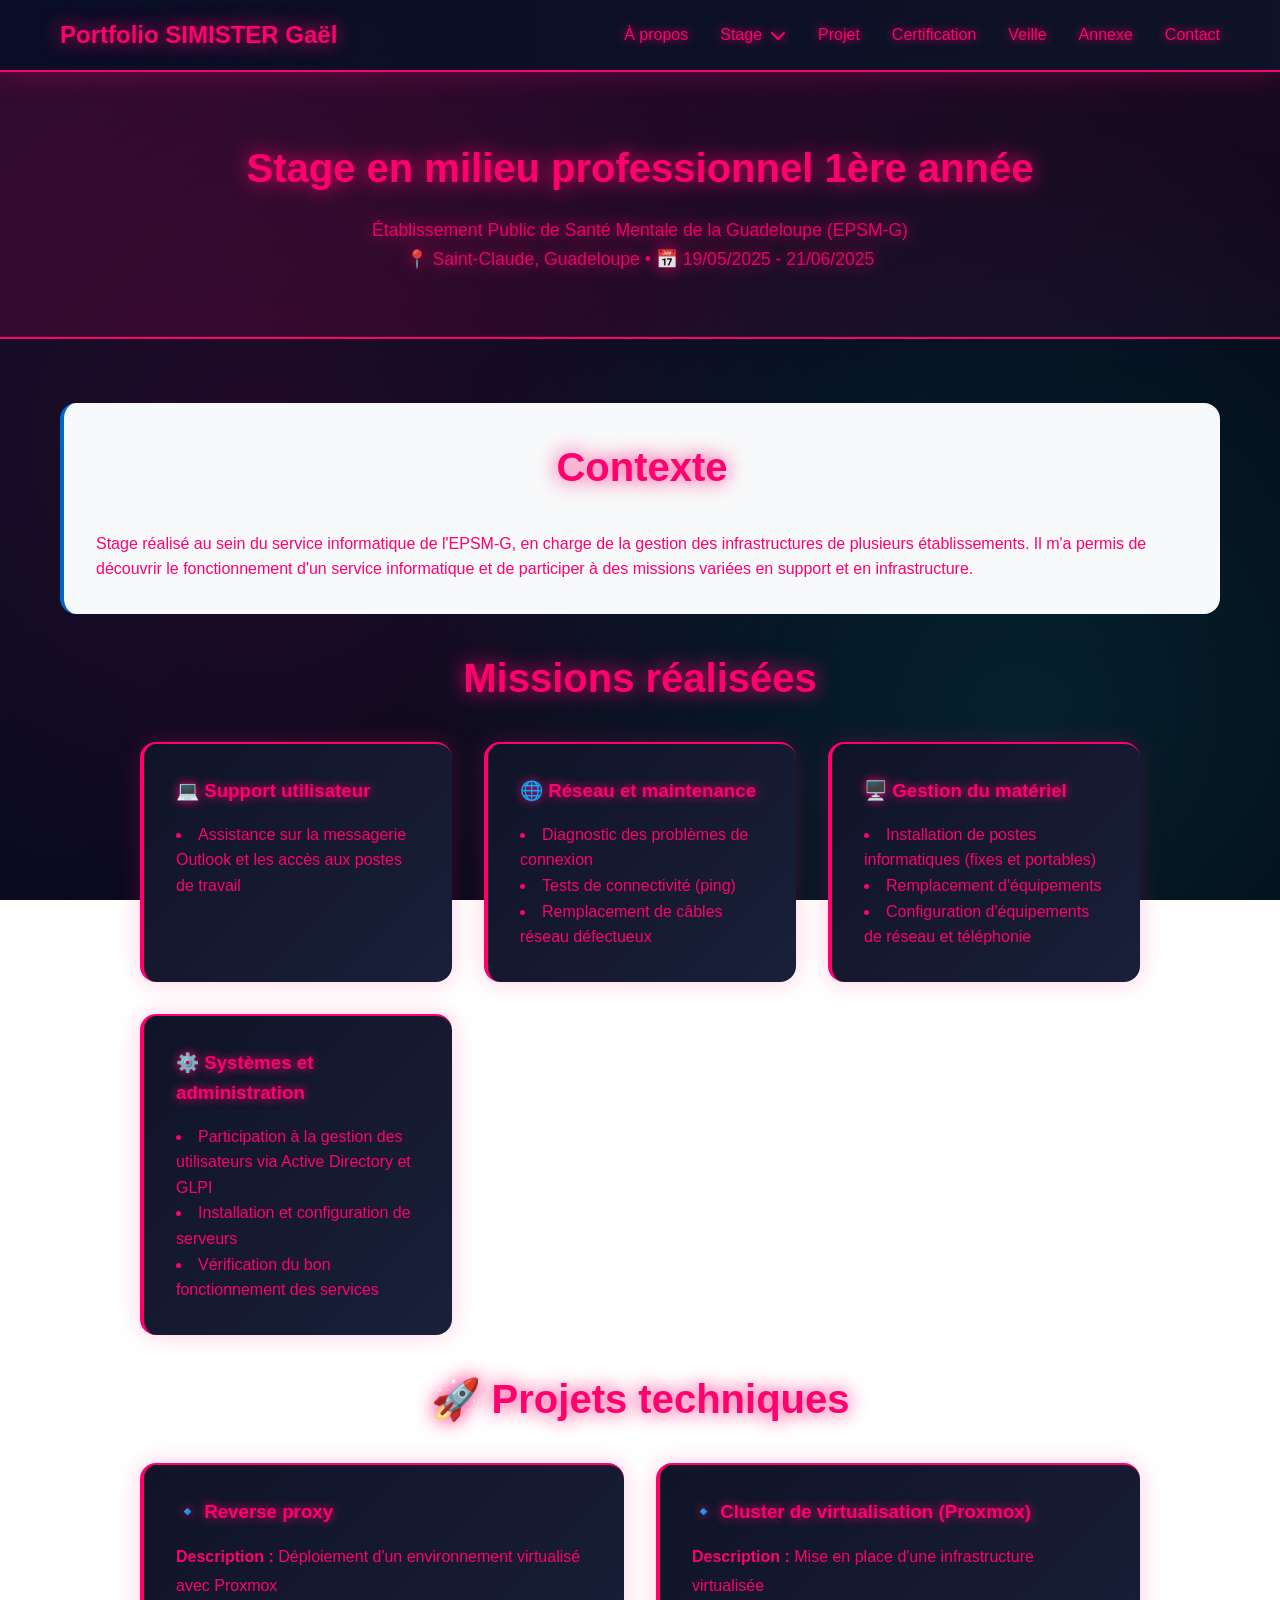
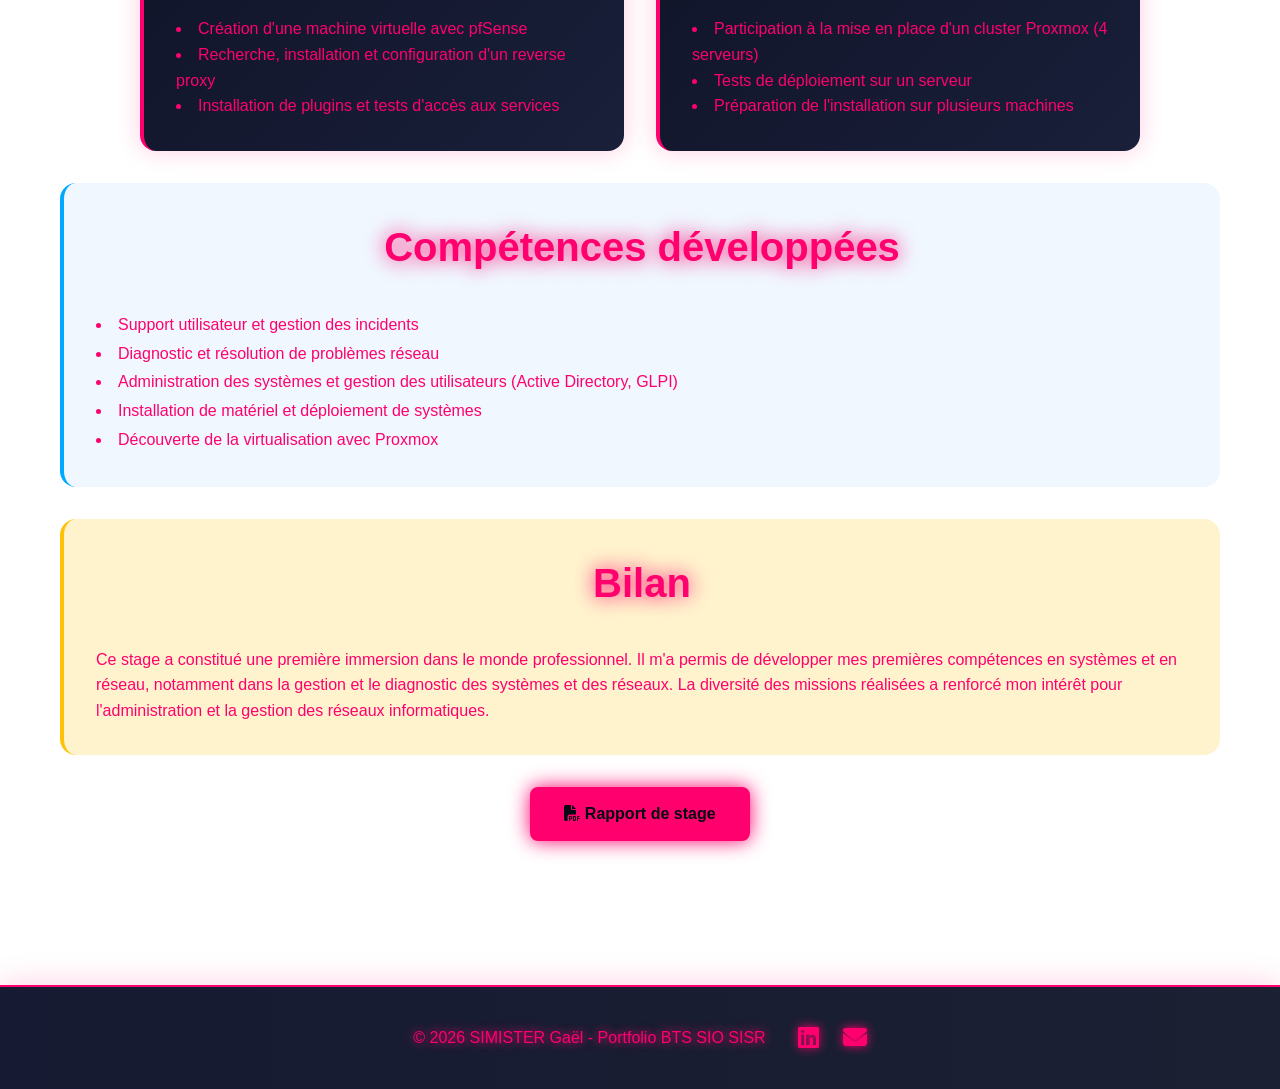
<file: stage1.html>
<!DOCTYPE html>
<html lang="fr">
<head>
    <meta charset="UTF-8">
    <meta name="viewport" content="width=device-width, initial-scale=1.0">
    <title>Stage 1ère année - Portfolio SIMISTER Gaël</title>
    <link rel="stylesheet" href="styles.css">
    <link rel="stylesheet" href="https://cdnjs.cloudflare.com/ajax/libs/font-awesome/6.4.0/css/all.min.css">
</head>
<body>
    <!-- Navigation -->
    <nav class="navbar">
        <div class="nav-container">
            <div class="nav-logo">
                <a href="index.html">Portfolio SIMISTER Gaël</a>
            </div>
            <ul class="nav-menu">
                <li class="nav-item">
                    <a href="index.html" class="nav-link">À propos</a>
                </li>
                <li class="nav-item dropdown">
                    <a href="#" class="nav-link">Stage <i class="fas fa-chevron-down"></i></a>
                    <div class="dropdown-menu">
                        <a href="stage.html" class="dropdown-link">Stage 1ère année</a>
                        <a href="stage2.html" class="dropdown-link">Stage 2ème année</a>
                    </div>
                </li>
                <li class="nav-item">
                    <a href="projet.html" class="nav-link">Projet</a>
                </li>
                <li class="nav-item">
                    <a href="certification.html" class="nav-link">Certification</a>
                </li>
                <li class="nav-item">
                    <a href="veille.html" class="nav-link">Veille</a>
                </li>
                <li class="nav-item">
                    <a href="annexe.html" class="nav-link">Annexe</a>
                </li>
                <li class="nav-item">
                    <a href="contact.html" class="nav-link">Contact</a>
                </li>
            </ul>
            <div class="hamburger">
                <span></span>
                <span></span>
                <span></span>
            </div>
        </div>
    </nav>

    <!-- Header -->
    <section class="stage-header">
        <div class="container">
            <h1>Stage en milieu professionnel 1ère année</h1>
            <p>Établissement Public de Santé Mentale de la Guadeloupe (EPSM-G)</p>
            <p>📍 Saint-Claude, Guadeloupe • 📅 19/05/2025 - 21/06/2025</p>
        </div>
    </section>

    <!-- Content -->
    <section>
        <div class="container">
            <!-- Contexte -->
            <div style="background-color: #f8f9fa; padding: 2rem; border-radius: 1rem; margin-bottom: 2rem; border-left: 4px solid #0066cc;">
                <h2>Contexte</h2>
                <p>Stage réalisé au sein du service informatique de l'EPSM-G, en charge de la gestion des infrastructures de plusieurs établissements. Il m'a permis de découvrir le fonctionnement d'un service informatique et de participer à des missions variées en support et en infrastructure.</p>
            </div>

            <!-- Missions réalisées -->
            <h2 style="margin-top: 2rem;">Missions réalisées</h2>
            <div class="project-grid">
                <div class="project-card">
                    <h3>💻 Support utilisateur</h3>
                    <ul style="list-style-position: inside;">
                        <li>Assistance sur la messagerie Outlook et les accès aux postes de travail</li>
                    </ul>
                </div>
                <div class="project-card">
                    <h3>🌐 Réseau et maintenance</h3>
                    <ul style="list-style-position: inside;">
                        <li>Diagnostic des problèmes de connexion</li>
                        <li>Tests de connectivité (ping)</li>
                        <li>Remplacement de câbles réseau défectueux</li>
                    </ul>
                </div>
                <div class="project-card">
                    <h3>🖥️ Gestion du matériel</h3>
                    <ul style="list-style-position: inside;">
                        <li>Installation de postes informatiques (fixes et portables)</li>
                        <li>Remplacement d'équipements</li>
                        <li>Configuration d'équipements de réseau et téléphonie</li>
                    </ul>
                </div>
                <div class="project-card">
                    <h3>⚙️ Systèmes et administration</h3>
                    <ul style="list-style-position: inside;">
                        <li>Participation à la gestion des utilisateurs via Active Directory et GLPI</li>
                        <li>Installation et configuration de serveurs</li>
                        <li>Vérification du bon fonctionnement des services</li>
                    </ul>
                </div>
            </div>

            <!-- Projets techniques -->
            <h2 style="margin-top: 2rem;">🚀 Projets techniques</h2>
            <div class="project-grid">
                <div class="project-card">
                    <h3>🔹 Reverse proxy</h3>
                    <p><strong>Description :</strong> Déploiement d'un environnement virtualisé avec Proxmox</p>
                    <ul style="list-style-position: inside; margin-top: 1rem;">
                        <li>Création d'une machine virtuelle avec pfSense</li>
                        <li>Recherche, installation et configuration d'un reverse proxy</li>
                        <li>Installation de plugins et tests d'accès aux services</li>
                    </ul>
                </div>
                <div class="project-card">
                    <h3>🔹 Cluster de virtualisation (Proxmox)</h3>
                    <p><strong>Description :</strong> Mise en place d'une infrastructure virtualisée</p>
                    <ul style="list-style-position: inside; margin-top: 1rem;">
                        <li>Participation à la mise en place d'un cluster Proxmox (4 serveurs)</li>
                        <li>Tests de déploiement sur un serveur</li>
                        <li>Préparation de l'installation sur plusieurs machines</li>
                    </ul>
                </div>
            </div>

            <!-- Compétences développées -->
            <div style="background-color: #f0f7ff; padding: 2rem; border-radius: 1rem; margin: 2rem 0; border-left: 4px solid #00a8ff;">
                <h2>Compétences développées</h2>
                <ul style="list-style-position: inside; line-height: 1.8;">
                    <li>Support utilisateur et gestion des incidents</li>
                    <li>Diagnostic et résolution de problèmes réseau</li>
                    <li>Administration des systèmes et gestion des utilisateurs (Active Directory, GLPI)</li>
                    <li>Installation de matériel et déploiement de systèmes</li>
                    <li>Découverte de la virtualisation avec Proxmox</li>
                </ul>
            </div>

            <!-- Bilan -->
            <div style="background-color: #fff3cd; padding: 2rem; border-radius: 1rem; margin-bottom: 2rem; border-left: 4px solid #ffc107;">
                <h2>Bilan</h2>
                <p>Ce stage a constitué une première immersion dans le monde professionnel. Il m'a permis de développer mes premières compétences en systèmes et en réseau, notamment dans la gestion et le diagnostic des systèmes et des réseaux. La diversité des missions réalisées a renforcé mon intérêt pour l'administration et la gestion des réseaux informatiques.</p>
            </div>

            <!-- Rapport de stage -->
            <div style="text-align: center; margin: 2rem 0;">
                <a href="https://f9d0eddd-c07a-4a79-8e7d-52120e13572a.filesusr.com/ugd/6406cc_1f90144227774cf5912a0528926d8813.pdf" class="btn btn-primary" target="_blank">
                    <i class="fas fa-file-pdf"></i> Rapport de stage
                </a>
            </div>
        </div>
    </section>

    <!-- Footer -->
    <footer class="footer">
        <div class="container">
            <div class="footer-content">
                <p>&copy; 2026 SIMISTER Gaël - Portfolio BTS SIO SISR</p>
                <div class="footer-links">
                    <a href="https://www.linkedin.com/in/gaël-simister-b56bb8327/" target="_blank"><i class="fab fa-linkedin"></i></a>
                    <a href="mailto:gaelsimister09@gmail.com"><i class="fas fa-envelope"></i></a>
                </div>
            </div>
        </div>
    </footer>

    <script src="script.js"></script>
</body>
</html>
</file>
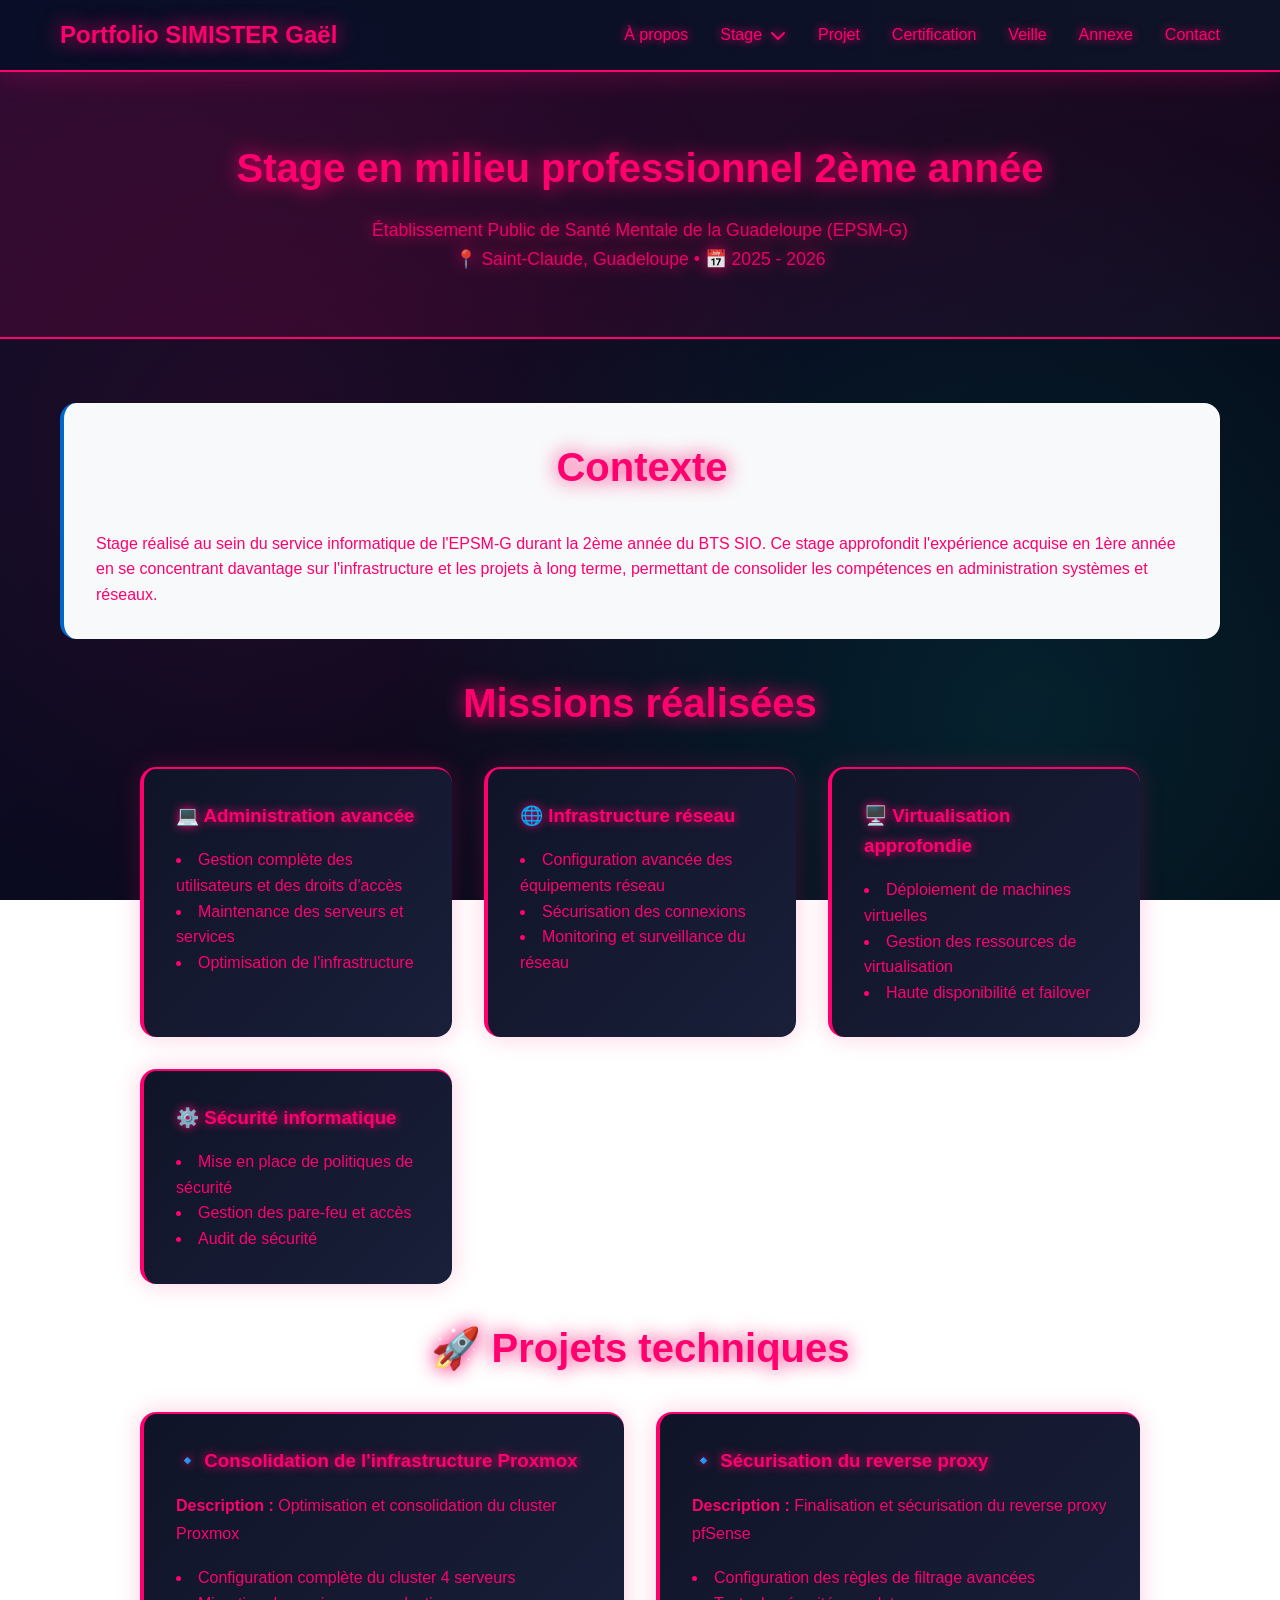
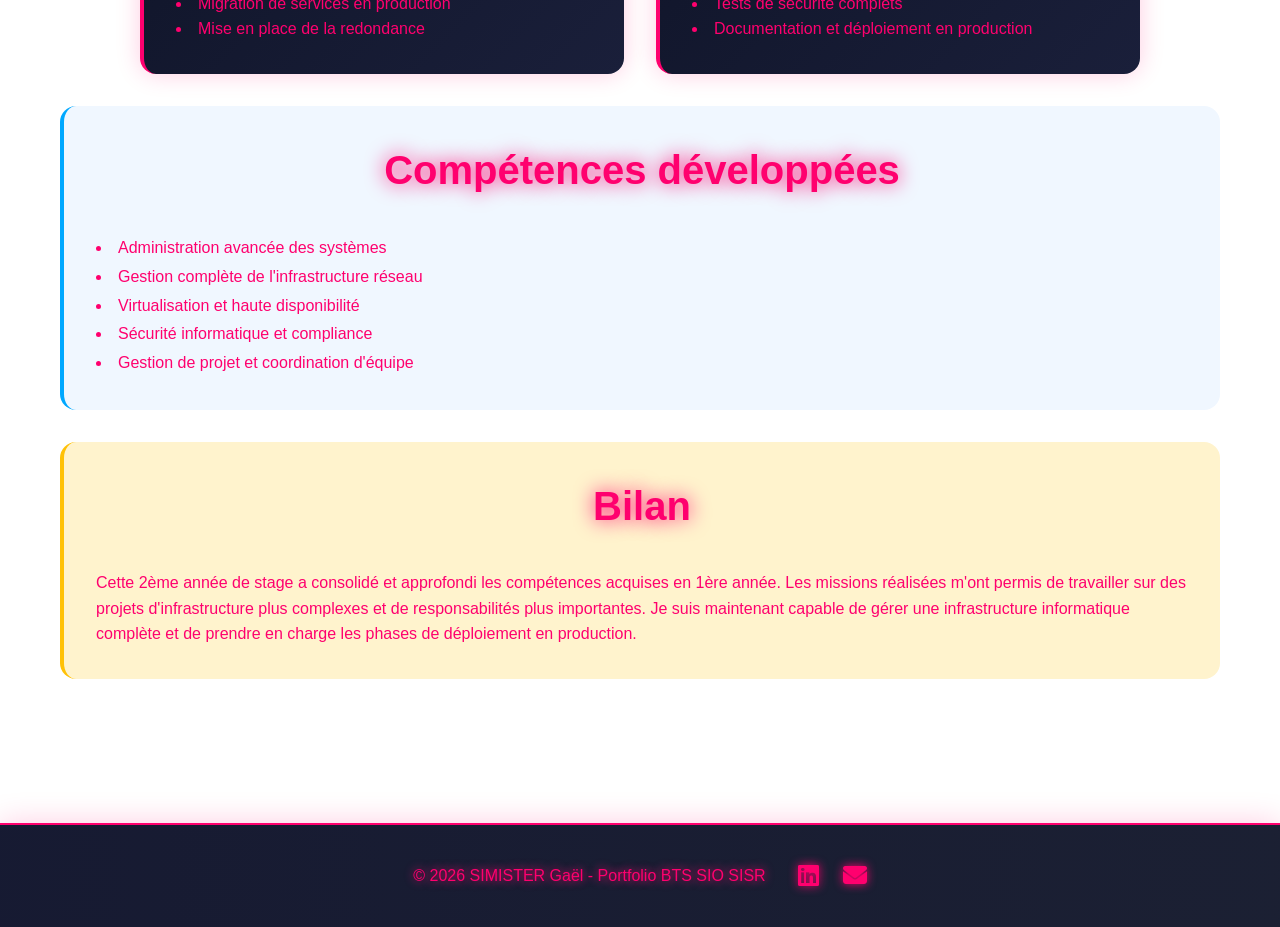
<file: stage2.html>
<!DOCTYPE html>
<html lang="fr">
<head>
    <meta charset="UTF-8">
    <meta name="viewport" content="width=device-width, initial-scale=1.0">
    <title>Stage 2ème année - Portfolio SIMISTER Gaël</title>
    <link rel="stylesheet" href="styles.css">
    <link rel="stylesheet" href="https://cdnjs.cloudflare.com/ajax/libs/font-awesome/6.4.0/css/all.min.css">
</head>
<body>
    <!-- Navigation -->
    <nav class="navbar">
        <div class="nav-container">
            <div class="nav-logo">
                <a href="index.html">Portfolio SIMISTER Gaël</a>
            </div>
            <ul class="nav-menu">
                <li class="nav-item">
                    <a href="index.html" class="nav-link">À propos</a>
                </li>
                <li class="nav-item dropdown">
                    <a href="#" class="nav-link">Stage <i class="fas fa-chevron-down"></i></a>
                    <div class="dropdown-menu">
                        <a href="stage1.html" class="dropdown-link">Stage 1ère année</a>
                        <a href="stage2.html" class="dropdown-link">Stage 2ème année</a>
                    </div>
                </li>
                <li class="nav-item">
                    <a href="projet.html" class="nav-link">Projet</a>
                </li>
                <li class="nav-item">
                    <a href="certification.html" class="nav-link">Certification</a>
                </li>
                <li class="nav-item">
                    <a href="veille.html" class="nav-link">Veille</a>
                </li>
                <li class="nav-item">
                    <a href="annexe.html" class="nav-link">Annexe</a>
                </li>
                <li class="nav-item">
                    <a href="contact.html" class="nav-link">Contact</a>
                </li>
            </ul>
            <div class="hamburger">
                <span></span>
                <span></span>
                <span></span>
            </div>
        </div>
    </nav>

    <!-- Header -->
    <section class="stage-header">
        <div class="container">
            <h1>Stage en milieu professionnel 2ème année</h1>
            <p>Établissement Public de Santé Mentale de la Guadeloupe (EPSM-G)</p>
            <p>📍 Saint-Claude, Guadeloupe • 📅 2025 - 2026</p>
        </div>
    </section>

    <!-- Content -->
    <section>
        <div class="container">
            <!-- Contexte -->
            <div style="background-color: #f8f9fa; padding: 2rem; border-radius: 1rem; margin-bottom: 2rem; border-left: 4px solid #0066cc;">
                <h2>Contexte</h2>
                <p>Stage réalisé au sein du service informatique de l'EPSM-G durant la 2ème année du BTS SIO. Ce stage approfondit l'expérience acquise en 1ère année en se concentrant davantage sur l'infrastructure et les projets à long terme, permettant de consolider les compétences en administration systèmes et réseaux.</p>
            </div>

            <!-- Missions réalisées -->
            <h2 style="margin-top: 2rem;">Missions réalisées</h2>
            <div class="project-grid">
                <div class="project-card">
                    <h3>💻 Administration avancée</h3>
                    <ul style="list-style-position: inside;">
                        <li>Gestion complète des utilisateurs et des droits d'accès</li>
                        <li>Maintenance des serveurs et services</li>
                        <li>Optimisation de l'infrastructure</li>
                    </ul>
                </div>
                <div class="project-card">
                    <h3>🌐 Infrastructure réseau</h3>
                    <ul style="list-style-position: inside;">
                        <li>Configuration avancée des équipements réseau</li>
                        <li>Sécurisation des connexions</li>
                        <li>Monitoring et surveillance du réseau</li>
                    </ul>
                </div>
                <div class="project-card">
                    <h3>🖥️ Virtualisation approfondie</h3>
                    <ul style="list-style-position: inside;">
                        <li>Déploiement de machines virtuelles</li>
                        <li>Gestion des ressources de virtualisation</li>
                        <li>Haute disponibilité et failover</li>
                    </ul>
                </div>
                <div class="project-card">
                    <h3>⚙️ Sécurité informatique</h3>
                    <ul style="list-style-position: inside;">
                        <li>Mise en place de politiques de sécurité</li>
                        <li>Gestion des pare-feu et accès</li>
                        <li>Audit de sécurité</li>
                    </ul>
                </div>
            </div>

            <!-- Projets techniques -->
            <h2 style="margin-top: 2rem;">🚀 Projets techniques</h2>
            <div class="project-grid">
                <div class="project-card">
                    <h3>🔹 Consolidation de l'infrastructure Proxmox</h3>
                    <p><strong>Description :</strong> Optimisation et consolidation du cluster Proxmox</p>
                    <ul style="list-style-position: inside; margin-top: 1rem;">
                        <li>Configuration complète du cluster 4 serveurs</li>
                        <li>Migration de services en production</li>
                        <li>Mise en place de la redondance</li>
                    </ul>
                </div>
                <div class="project-card">
                    <h3>🔹 Sécurisation du reverse proxy</h3>
                    <p><strong>Description :</strong> Finalisation et sécurisation du reverse proxy pfSense</p>
                    <ul style="list-style-position: inside; margin-top: 1rem;">
                        <li>Configuration des règles de filtrage avancées</li>
                        <li>Tests de sécurité complets</li>
                        <li>Documentation et déploiement en production</li>
                    </ul>
                </div>
            </div>

            <!-- Compétences développées -->
            <div style="background-color: #f0f7ff; padding: 2rem; border-radius: 1rem; margin: 2rem 0; border-left: 4px solid #00a8ff;">
                <h2>Compétences développées</h2>
                <ul style="list-style-position: inside; line-height: 1.8;">
                    <li>Administration avancée des systèmes</li>
                    <li>Gestion complète de l'infrastructure réseau</li>
                    <li>Virtualisation et haute disponibilité</li>
                    <li>Sécurité informatique et compliance</li>
                    <li>Gestion de projet et coordination d'équipe</li>
                </ul>
            </div>

            <!-- Bilan -->
            <div style="background-color: #fff3cd; padding: 2rem; border-radius: 1rem; margin-bottom: 2rem; border-left: 4px solid #ffc107;">
                <h2>Bilan</h2>
                <p>Cette 2ème année de stage a consolidé et approfondi les compétences acquises en 1ère année. Les missions réalisées m'ont permis de travailler sur des projets d'infrastructure plus complexes et de responsabilités plus importantes. Je suis maintenant capable de gérer une infrastructure informatique complète et de prendre en charge les phases de déploiement en production.</p>
            </div>
        </div>
    </section>

    <!-- Footer -->
    <footer class="footer">
        <div class="container">
            <div class="footer-content">
                <p>&copy; 2026 SIMISTER Gaël - Portfolio BTS SIO SISR</p>
                <div class="footer-links">
                    <a href="https://www.linkedin.com/in/gaël-simister-b56bb8327/" target="_blank"><i class="fab fa-linkedin"></i></a>
                    <a href="mailto:gaelsimister09@gmail.com"><i class="fas fa-envelope"></i></a>
                </div>
            </div>
        </div>
    </footer>

    <script src="script.js"></script>
</body>
</html>
</file>
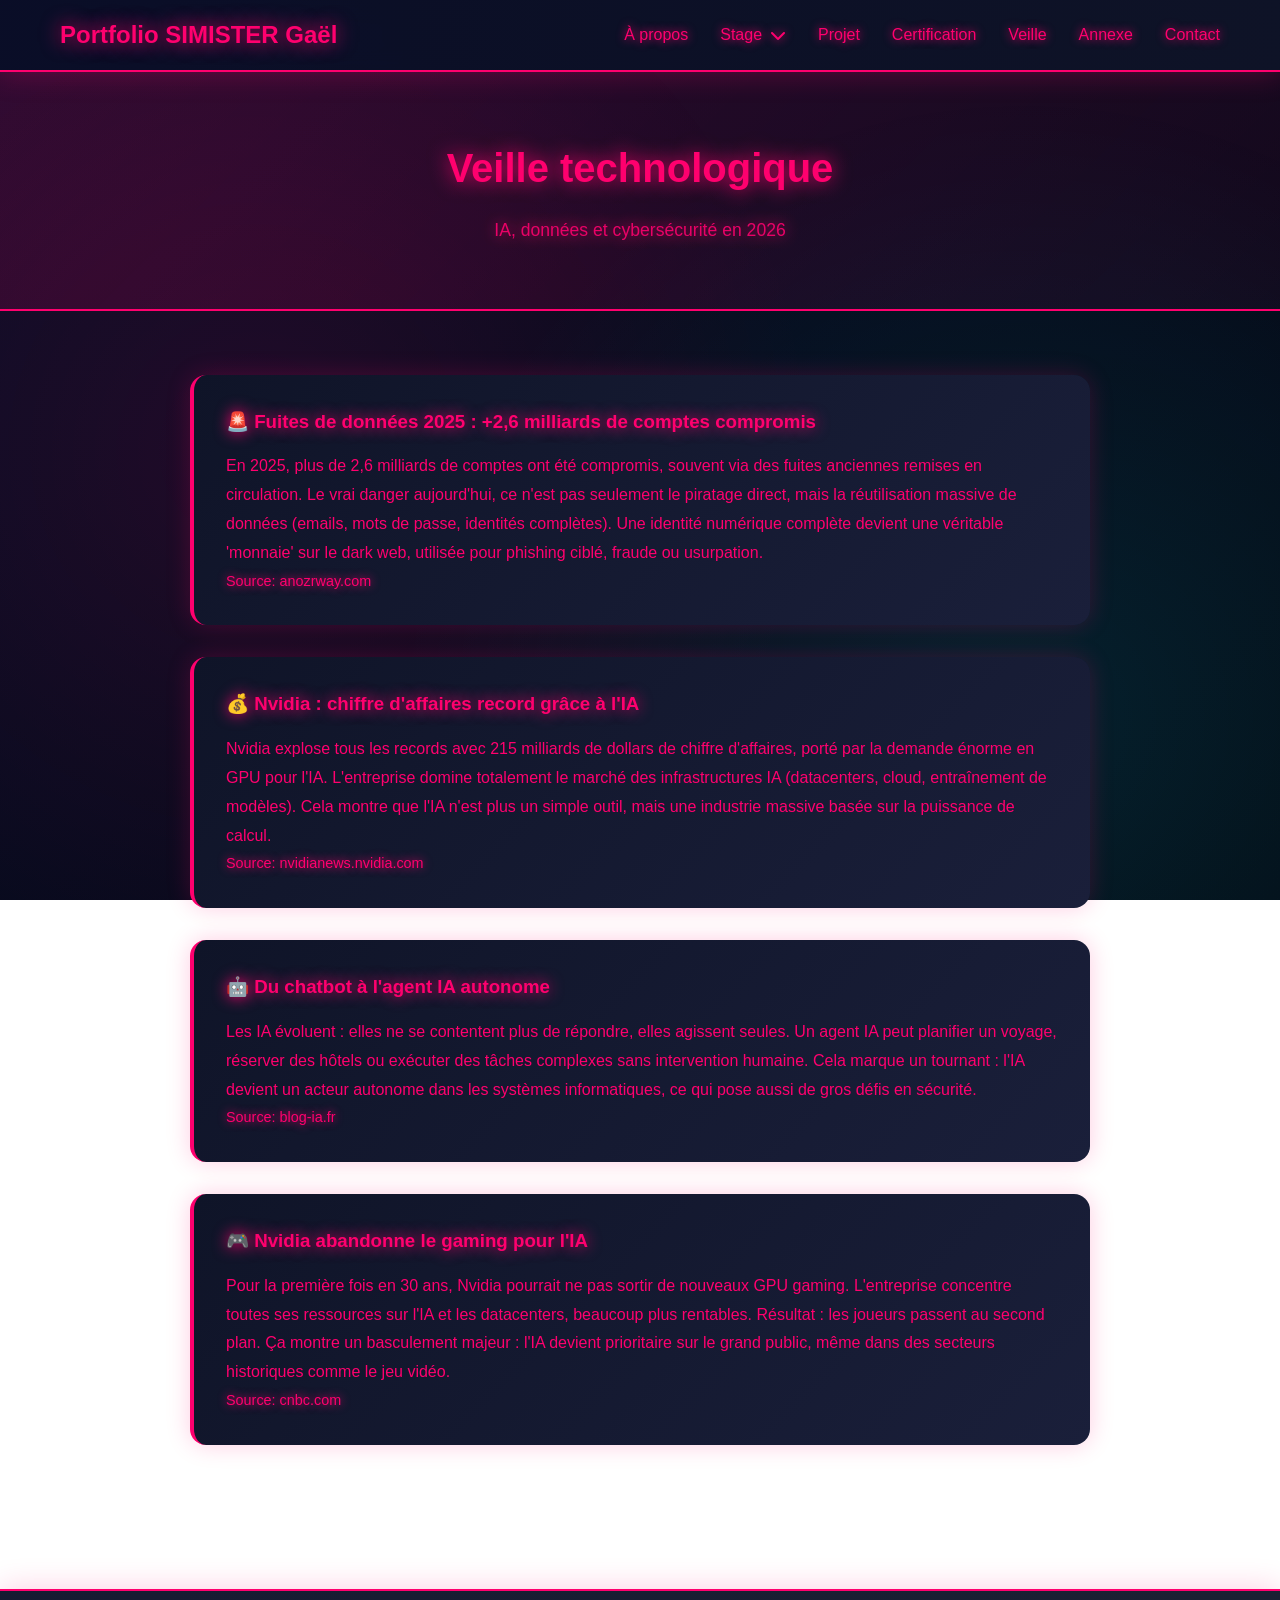
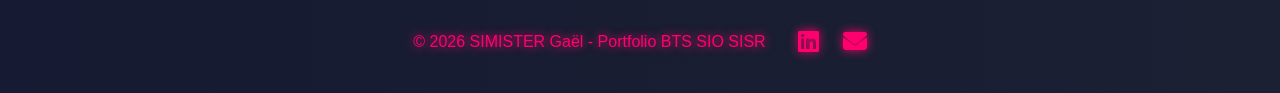
<file: veille.html>
<!DOCTYPE html>
<html lang="fr">
<head>
    <meta charset="UTF-8">
    <meta name="viewport" content="width=device-width, initial-scale=1.0">
    <title>Veille Technologique - Portfolio SIMISTER Gaël</title>
    <link rel="stylesheet" href="styles.css">
    <link rel="stylesheet" href="https://cdnjs.cloudflare.com/ajax/libs/font-awesome/6.4.0/css/all.min.css">
</head>
<body>
    <!-- Navigation -->
    <nav class="navbar">
        <div class="nav-container">
            <div class="nav-logo">
                <a href="index.html">Portfolio SIMISTER Gaël</a>
            </div>
            <ul class="nav-menu">
                <li class="nav-item">
                    <a href="index.html" class="nav-link">À propos</a>
                </li>
                <li class="nav-item dropdown">
                    <a href="#" class="nav-link">Stage <i class="fas fa-chevron-down"></i></a>
                    <div class="dropdown-menu">
                        <a href="stage1.html" class="dropdown-link">Stage 1ère année</a>
                        <a href="stage2.html" class="dropdown-link">Stage 2ème année</a>
                    </div>
                </li>
                <li class="nav-item">
                    <a href="projet.html" class="nav-link">Projet</a>
                </li>
                <li class="nav-item">
                    <a href="certification.html" class="nav-link">Certification</a>
                </li>
                <li class="nav-item">
                    <a href="veille.html" class="nav-link">Veille</a>
                </li>
                <li class="nav-item">
                    <a href="annexe.html" class="nav-link">Annexe</a>
                </li>
                <li class="nav-item">
                    <a href="contact.html" class="nav-link">Contact</a>
                </li>
            </ul>
            <div class="hamburger">
                <span></span>
                <span></span>
                <span></span>
            </div>
        </div>
    </nav>

    <!-- Header -->
    <section class="stage-header">
        <div class="container">
            <h1>Veille technologique</h1>
            <p>IA, données et cybersécurité en 2026</p>
        </div>
    </section>

    <!-- Articles -->
    <section>
        <div class="container">
            <div style="max-width: 900px; margin: 0 auto;">
                <div class="article-card">
                    <h3>🚨 Fuites de données 2025 : +2,6 milliards de comptes compromis</h3>
                    <p>En 2025, plus de 2,6 milliards de comptes ont été compromis, souvent via des fuites anciennes remises en circulation. Le vrai danger aujourd'hui, ce n'est pas seulement le piratage direct, mais la réutilisation massive de données (emails, mots de passe, identités complètes). Une identité numérique complète devient une véritable 'monnaie' sur le dark web, utilisée pour phishing ciblé, fraude ou usurpation.</p>
                    <a href="https://anozrway.com/fr/blog/fuites-de-donnees-en-2025/" target="_blank" class="article-source">Source: anozrway.com</a>
                </div>

                <div class="article-card">
                    <h3>💰 Nvidia : chiffre d'affaires record grâce à l'IA</h3>
                    <p>Nvidia explose tous les records avec 215 milliards de dollars de chiffre d'affaires, porté par la demande énorme en GPU pour l'IA. L'entreprise domine totalement le marché des infrastructures IA (datacenters, cloud, entraînement de modèles). Cela montre que l'IA n'est plus un simple outil, mais une industrie massive basée sur la puissance de calcul.</p>
                    <a href="https://nvidianews.nvidia.com/news/nvidia-announces-financial-results-for-fourth-quarter-and-fiscal-2026" target="_blank" class="article-source">Source: nvidianews.nvidia.com</a>
                </div>

                <div class="article-card">
                    <h3>🤖 Du chatbot à l'agent IA autonome</h3>
                    <p>Les IA évoluent : elles ne se contentent plus de répondre, elles agissent seules. Un agent IA peut planifier un voyage, réserver des hôtels ou exécuter des tâches complexes sans intervention humaine. Cela marque un tournant : l'IA devient un acteur autonome dans les systèmes informatiques, ce qui pose aussi de gros défis en sécurité.</p>
                    <a href="https://www.blog-ia.fr/agents-ia-autonomes-en-2026-du-chatbot-au-collaborateur-intelligent/" target="_blank" class="article-source">Source: blog-ia.fr</a>
                </div>

                <div class="article-card">
                    <h3>🎮 Nvidia abandonne le gaming pour l'IA</h3>
                    <p>Pour la première fois en 30 ans, Nvidia pourrait ne pas sortir de nouveaux GPU gaming. L'entreprise concentre toutes ses ressources sur l'IA et les datacenters, beaucoup plus rentables. Résultat : les joueurs passent au second plan. Ça montre un basculement majeur : l'IA devient prioritaire sur le grand public, même dans des secteurs historiques comme le jeu vidéo.</p>
                    <a href="https://www.cnbc.com/2026/04/18/nvidia-ai-backlash-gamers-geforce-gpu.html" target="_blank" class="article-source">Source: cnbc.com</a>
                </div>
            </div>
        </div>
    </section>

    <!-- Footer -->
    <footer class="footer">
        <div class="container">
            <div class="footer-content">
                <p>&copy; 2026 SIMISTER Gaël - Portfolio BTS SIO SISR</p>
                <div class="footer-links">
                    <a href="https://www.linkedin.com/in/gaël-simister-b56bb8327/" target="_blank"><i class="fab fa-linkedin"></i></a>
                    <a href="mailto:gaelsimister09@gmail.com"><i class="fas fa-envelope"></i></a>
                </div>
            </div>
        </div>
    </footer>

    <script src="script.js"></script>
</body>
</html>
</file>
<file: styles.css>
:root {
    --primary-color: #ff006e;
    --primary-glow: #ff006e;
    --secondary-color: #00f5ff;
    --secondary-glow: #00f5ff;
    --accent-purple: #b537f2;
    --accent-gold: #ffd700;
    --dark-bg: #0a0e27;
    --darker-bg: #050812;
    --light-bg: #1a1f3a;
    --text-light: #ff006e;
    --text-secondary: #00f5ff;
    --text-muted: #888db5;
    --card-bg: #0f1428;
    --border-color: #ff006e;
    --shadow: 0 0 20px rgba(255, 0, 110, 0.3);
    --shadow-lg: 0 0 40px rgba(255, 0, 110, 0.5);
    --glow-effect: 0 0 10px var(--primary-glow);
}

* {
    margin: 0;
    padding: 0;
    box-sizing: border-box;
}

body {
    font-family: 'Inter', 'Roboto', -apple-system, BlinkMacSystemFont, 'Segoe UI', sans-serif;
    line-height: 1.6;
    color: var(--text-light);
    background: linear-gradient(135deg, var(--dark-bg) 0%, var(--darker-bg) 100%);
    background-attachment: fixed;
    overflow-x: hidden;
    position: relative;
}

/* Animated background effect */
body::before {
    content: '';
    position: fixed;
    top: 0;
    left: 0;
    width: 100%;
    height: 100%;
    background: radial-gradient(circle at 20% 50%, rgba(255, 0, 110, 0.1) 0%, transparent 50%),
                radial-gradient(circle at 80% 80%, rgba(0, 245, 255, 0.1) 0%, transparent 50%);
    pointer-events: none;
    z-index: -1;
    animation: bgShift 15s ease-in-out infinite;
}

@keyframes bgShift {
    0%, 100% { opacity: 0.5; }
    50% { opacity: 1; }
}

.container {
    max-width: 1200px;
    margin: 0 auto;
    padding: 0 20px;
}

/* Navigation */
.navbar {
    background: linear-gradient(90deg, rgba(10, 14, 39, 0.95) 0%, rgba(15, 20, 40, 0.95) 100%);
    color: var(--text-light);
    padding: 1rem 0;
    position: sticky;
    top: 0;
    z-index: 1000;
    box-shadow: 0 0 30px rgba(255, 0, 110, 0.3);
    border-bottom: 2px solid var(--primary-color);
    backdrop-filter: blur(10px);
}

.nav-container {
    max-width: 1200px;
    margin: 0 auto;
    padding: 0 20px;
    display: flex;
    justify-content: space-between;
    align-items: center;
}

.nav-logo a {
    color: var(--primary-color);
    font-size: 1.5rem;
    font-weight: 700;
    text-decoration: none;
    transition: all 0.3s;
    text-shadow: 0 0 20px var(--primary-glow);
}

.nav-logo a:hover {
    color: var(--primary-color);
    text-shadow: 0 0 30px var(--primary-glow);
    transform: scale(1.05);
}

.nav-menu {
    display: flex;
    list-style: none;
    gap: 2rem;
}

.nav-item {
    position: relative;
}

.nav-link {
    color: var(--text-light);
    text-decoration: none;
    transition: all 0.3s;
    display: flex;
    align-items: center;
    gap: 0.5rem;
    text-shadow: 0 0 10px var(--primary-glow);
}

.nav-link:hover {
    color: var(--primary-color);
    text-shadow: 0 0 20px var(--primary-glow);
    transform: translateY(-2px);
}

.dropdown {
    position: relative;
}

.dropdown-menu {
    display: none;
    position: absolute;
    top: 100%;
    left: 0;
    background: linear-gradient(135deg, var(--card-bg) 0%, var(--dark-bg) 100%);
    border: 1px solid var(--primary-color);
    border-radius: 0.5rem;
    min-width: 200px;
    box-shadow: var(--shadow-lg);
    margin-top: 0.5rem;
    backdrop-filter: blur(10px);
}

.dropdown:hover .dropdown-menu {
    display: block;
}

.dropdown-link {
    display: block;
    padding: 0.75rem 1.5rem;
    color: var(--text-light);
    text-decoration: none;
    transition: all 0.3s;
    text-shadow: 0 0 10px var(--primary-glow);
}

.dropdown-link:hover {
    background-color: var(--primary-color);
    color: var(--darker-bg);
    text-shadow: none;
    transform: translateX(5px);
}

.hamburger {
    display: none;
    flex-direction: column;
    cursor: pointer;
}

.hamburger span {
    width: 25px;
    height: 3px;
    background: var(--primary-color);
    margin: 5px 0;
    transition: 0.3s;
    border-radius: 2px;
    box-shadow: var(--glow-effect);
}

/* Hero Section */
.hero {
    background: linear-gradient(135deg, rgba(255, 0, 110, 0.1) 0%, rgba(0, 245, 255, 0.1) 100%);
    color: var(--text-light);
    padding: 6rem 2rem;
    text-align: center;
    animation: fadeIn 0.8s ease-in;
    border-bottom: 2px solid var(--primary-color);
    position: relative;
    overflow: hidden;
}

.hero::before {
    content: '';
    position: absolute;
    top: 0;
    left: 0;
    width: 100%;
    height: 100%;
    background: radial-gradient(circle at center, rgba(255, 0, 110, 0.2) 0%, transparent 70%);
    animation: pulse 3s ease-in-out infinite;
}

@keyframes pulse {
    0%, 100% { opacity: 0.5; }
    50% { opacity: 1; }
}

.hero-content {
    position: relative;
    z-index: 1;
}

.hero-content h1 {
    font-size: 3.5rem;
    margin-bottom: 1rem;
    font-weight: 700;
    color: var(--primary-color);
    text-shadow: 0 0 20px var(--primary-glow), 0 0 40px var(--primary-glow);
    animation: textGlow 2s ease-in-out infinite;
}

@keyframes textGlow {
    0%, 100% { filter: drop-shadow(0 0 10px var(--primary-glow)); }
    50% { filter: drop-shadow(0 0 20px var(--primary-glow)); }
}

.hero-subtitle {
    font-size: 1.5rem;
    margin-bottom: 1rem;
    opacity: 0.9;
    color: var(--primary-color);
    text-shadow: 0 0 15px var(--primary-glow);
}

.hero-text {
    font-size: 1.1rem;
    max-width: 800px;
    margin: 0 auto 2rem;
    opacity: 0.95;
    color: var(--text-light);
}

.hero-buttons {
    display: flex;
    gap: 1rem;
    justify-content: center;
    margin-bottom: 2rem;
    flex-wrap: wrap;
}

.btn {
    padding: 0.75rem 2rem;
    border-radius: 0.5rem;
    text-decoration: none;
    font-weight: 600;
    transition: all 0.3s;
    border: 2px solid var(--primary-color);
    cursor: pointer;
    font-size: 1rem;
    display: inline-block;
    text-shadow: 0 0 10px var(--primary-glow);
}

.btn-primary {
    background: var(--primary-color);
    color: var(--darker-bg);
    box-shadow: 0 0 20px var(--primary-glow);
}

.btn-primary:hover {
    transform: translateY(-2px);
    box-shadow: 0 0 40px var(--primary-glow);
    text-shadow: none;
}

.btn-secondary {
    background: transparent;
    color: var(--primary-color);
    border-color: var(--primary-color);
    box-shadow: 0 0 15px var(--primary-glow);
}

.btn-secondary:hover {
    background: var(--primary-color);
    color: var(--darker-bg);
    transform: translateY(-2px);
    box-shadow: 0 0 30px var(--primary-glow);
}

.linkedin-icon {
    display: inline-block;
    color: var(--primary-color);
    font-size: 2rem;
    transition: all 0.3s;
    text-shadow: 0 0 15px var(--primary-glow);
}

.linkedin-icon:hover {
    transform: scale(1.2) rotateZ(10deg);
    color: var(--primary-color);
    text-shadow: 0 0 30px var(--primary-glow);
}

/* Sections */
section {
    padding: 4rem 2rem;
}

section h2 {
    font-size: 2.5rem;
    margin-bottom: 2rem;
    text-align: center;
    color: var(--text-light);
    text-shadow: 0 0 20px var(--primary-glow);
}

.about {
    background: linear-gradient(135deg, rgba(15, 20, 40, 0.5) 0%, rgba(10, 14, 39, 0.5) 100%);
    border-top: 2px solid var(--primary-color);
    border-bottom: 2px solid var(--primary-color);
}

.about-content {
    max-width: 900px;
    margin: 0 auto;
    line-height: 1.8;
}

.about-content p {
    margin-bottom: 1.5rem;
    font-size: 1.05rem;
    text-align: justify;
    color: var(--text-light);
    text-shadow: 0 0 10px var(--primary-glow);
}

/* CV Section */
.cv-section {
    background: linear-gradient(135deg, rgba(255, 0, 110, 0.1) 0%, rgba(255, 0, 110, 0.05) 100%);
    border-top: 2px solid var(--primary-color);
    border-bottom: 2px solid var(--primary-color);
}

.cv-intro {
    text-align: center;
    font-size: 1.1rem;
    margin-bottom: 2rem;
    color: var(--primary-color);
    text-shadow: 0 0 15px var(--primary-glow);
}

.cv-container {
    max-width: 600px;
    margin: 0 auto 2rem;
}

.cv-placeholder {
    background: linear-gradient(135deg, var(--card-bg) 0%, var(--light-bg) 100%);
    border: 2px dashed var(--primary-color);
    border-radius: 1rem;
    padding: 3rem 2rem;
    text-align: center;
    color: var(--text-muted);
    box-shadow: inset 0 0 20px rgba(255, 0, 110, 0.1);
}

.cv-placeholder i {
    font-size: 3rem;
    margin-bottom: 1rem;
    display: block;
    color: var(--primary-color);
    text-shadow: 0 0 15px var(--primary-glow);
}

.cv-link {
    display: block;
    text-align: center;
    color: var(--primary-color);
    text-decoration: none;
    font-weight: 600;
    transition: all 0.3s;
    text-shadow: 0 0 10px var(--primary-glow);
}

.cv-link:hover {
    color: var(--primary-color);
    text-shadow: 0 0 20px var(--primary-glow);
    transform: scale(1.05);
}

/* Skills Section */
.skills {
    background: linear-gradient(135deg, rgba(255, 0, 110, 0.05) 0%, rgba(255, 0, 110, 0.02) 100%);
    border-top: 2px solid var(--primary-color);
    border-bottom: 2px solid var(--primary-color);
}

.skills-grid {
    display: grid;
    grid-template-columns: repeat(auto-fit, minmax(150px, 1fr));
    gap: 1.5rem;
    max-width: 1000px;
    margin: 0 auto;
}

.skill-card {
    background: linear-gradient(135deg, var(--card-bg) 0%, var(--light-bg) 100%);
    padding: 2rem 1.5rem;
    border-radius: 1rem;
    text-align: center;
    transition: all 0.3s;
    box-shadow: 0 0 20px rgba(255, 0, 110, 0.2);
    border: 2px solid var(--primary-color);
    position: relative;
    overflow: hidden;
}

.skill-card::before {
    content: '';
    position: absolute;
    top: -50%;
    left: -50%;
    width: 200%;
    height: 200%;
    background: radial-gradient(circle, rgba(255, 0, 110, 0.1) 0%, transparent 70%);
    animation: rotate 20s linear infinite;
}

@keyframes rotate {
    0% { transform: rotate(0deg); }
    100% { transform: rotate(360deg); }
}

.skill-card:hover {
    transform: translateY(-10px);
    box-shadow: 0 0 40px var(--primary-glow);
    border-color: var(--primary-color);
}

.skill-card i {
    font-size: 2.5rem;
    color: var(--primary-color);
    margin-bottom: 1rem;
    display: block;
    text-shadow: 0 0 15px var(--primary-glow);
    transition: all 0.3s;
    position: relative;
    z-index: 1;
}

.skill-card:hover i {
    color: var(--primary-color);
    text-shadow: 0 0 25px var(--primary-glow);
    transform: scale(1.2) rotateZ(-10deg);
}

.skill-card p {
    font-weight: 600;
    color: var(--text-light);
    text-shadow: 0 0 10px var(--primary-glow);
    position: relative;
    z-index: 1;
}

/* Journey Section */
.journey {
    background: linear-gradient(135deg, rgba(15, 20, 40, 0.5) 0%, rgba(10, 14, 39, 0.5) 100%);
    border-top: 2px solid var(--primary-color);
    border-bottom: 2px solid var(--primary-color);
}

.journey-subsection {
    margin-bottom: 3rem;
}

.journey-subsection h3 {
    font-size: 1.8rem;
    margin-bottom: 2rem;
    color: var(--text-light);
    text-align: center;
    text-shadow: 0 0 15px var(--primary-glow);
}

.timeline {
    position: relative;
    max-width: 800px;
    margin: 0 auto;
}

.timeline::before {
    content: '';
    position: absolute;
    left: 50%;
    transform: translateX(-50%);
    width: 3px;
    height: 100%;
    background: var(--primary-color);
    box-shadow: 0 0 20px var(--primary-glow);
}

.timeline-item {
    margin-bottom: 2rem;
    position: relative;
}

.timeline-item:nth-child(odd) .timeline-content {
    margin-left: 0;
    margin-right: 50%;
    padding-right: 2rem;
}

.timeline-item:nth-child(even) .timeline-content {
    margin-left: 50%;
    margin-right: 0;
    padding-left: 2rem;
}

.timeline-marker {
    position: absolute;
    left: 50%;
    transform: translateX(-50%);
    width: 15px;
    height: 15px;
    background: var(--primary-color);
    border: 3px solid var(--darker-bg);
    border-radius: 50%;
    top: 0;
    z-index: 10;
    box-shadow: 0 0 20px var(--primary-glow);
}

.timeline-content {
    background: linear-gradient(135deg, var(--card-bg) 0%, var(--light-bg) 100%);
    padding: 1.5rem;
    border-radius: 0.5rem;
    box-shadow: 0 0 25px rgba(255, 0, 110, 0.2);
    border-left: 4px solid var(--primary-color);
    transition: all 0.3s;
}

.timeline-content:hover {
    box-shadow: 0 0 40px var(--primary-glow);
    border-left-color: var(--primary-color);
    transform: translateX(5px);
}

.timeline-content h4 {
    font-size: 1.3rem;
    margin-bottom: 0.5rem;
    color: var(--primary-color);
    text-shadow: 0 0 10px var(--primary-glow);
}

.timeline-date {
    color: var(--text-muted);
    font-size: 0.9rem;
    margin-bottom: 0.75rem;
}

.timeline-link {
    color: var(--primary-color);
    text-decoration: none;
    font-weight: 500;
    transition: all 0.3s;
    display: inline-block;
    margin-top: 0.5rem;
    text-shadow: 0 0 10px var(--primary-glow);
}

.timeline-link:hover {
    color: var(--primary-color);
    text-decoration: underline;
    text-shadow: 0 0 20px var(--primary-glow);
    transform: translateX(3px);
}

/* Stage Page */
.stage-header {
    background: linear-gradient(135deg, rgba(255, 0, 110, 0.15) 0%, rgba(255, 0, 110, 0.05) 100%);
    color: var(--text-light);
    padding: 4rem 2rem;
    text-align: center;
    border-bottom: 2px solid var(--primary-color);
}

.stage-header h1 {
    font-size: 2.5rem;
    margin-bottom: 1rem;
    text-shadow: 0 0 20px var(--primary-glow);
    color: var(--primary-color);
}

.stage-header p {
    font-size: 1.1rem;
    opacity: 0.9;
    color: var(--primary-color);
    text-shadow: 0 0 15px var(--primary-glow);
}

.stage-cards {
    display: grid;
    grid-template-columns: repeat(auto-fit, minmax(300px, 1fr));
    gap: 2rem;
    max-width: 1000px;
    margin: 3rem auto;
}

.stage-card {
    background: linear-gradient(135deg, var(--card-bg) 0%, var(--light-bg) 100%);
    padding: 2rem;
    border-radius: 1rem;
    box-shadow: 0 0 25px rgba(255, 0, 110, 0.2);
    transition: all 0.3s;
    text-decoration: none;
    color: var(--text-light);
    border: 2px solid var(--primary-color);
    position: relative;
    overflow: hidden;
}

.stage-card::before {
    content: '';
    position: absolute;
    top: 0;
    left: -100%;
    width: 100%;
    height: 100%;
    background: linear-gradient(90deg, transparent, rgba(255, 0, 110, 0.2), transparent);
    transition: left 0.5s;
}

.stage-card:hover::before {
    left: 100%;
}

.stage-card:hover {
    transform: translateY(-10px);
    box-shadow: 0 0 45px var(--primary-glow);
    border-color: var(--primary-color);
}

.stage-card h3 {
    color: var(--primary-color);
    margin-bottom: 1rem;
    font-size: 1.3rem;
    text-shadow: 0 0 15px var(--primary-glow);
}

/* Project Cards */
.project-grid {
    display: grid;
    grid-template-columns: repeat(auto-fit, minmax(300px, 1fr));
    gap: 2rem;
    max-width: 1000px;
    margin: 2rem auto;
}

.project-card {
    background: linear-gradient(135deg, var(--card-bg) 0%, var(--light-bg) 100%);
    padding: 2rem;
    border-radius: 1rem;
    box-shadow: 0 0 25px rgba(255, 0, 110, 0.2);
    transition: all 0.3s;
    border-left: 4px solid var(--primary-color);
    border-top: 2px solid var(--primary-color);
}

.project-card:hover {
    transform: translateY(-8px);
    box-shadow: 0 0 40px var(--primary-glow);
}

.project-card h3 {
    color: var(--primary-color);
    margin-bottom: 1rem;
    text-shadow: 0 0 10px var(--primary-glow);
}

.project-card p {
    color: var(--text-light);
    line-height: 1.8;
}

/* Certification Cards */
.cert-grid {
    display: grid;
    grid-template-columns: repeat(auto-fit, minmax(150px, 1fr));
    gap: 2rem;
    max-width: 1000px;
    margin: 2rem auto;
}

.cert-card {
    text-align: center;
    transition: all 0.3s;
}

.cert-icon {
    display: inline-block;
    width: 120px;
    height: 120px;
    background: linear-gradient(135deg, var(--card-bg) 0%, var(--light-bg) 100%);
    border-radius: 1rem;
    display: flex;
    align-items: center;
    justify-content: center;
    font-size: 3rem;
    margin-bottom: 1rem;
    transition: all 0.3s;
    text-decoration: none;
    box-shadow: 0 0 25px rgba(255, 0, 110, 0.2);
    border: 2px solid var(--primary-color);
    color: var(--primary-color);
}

.cert-card:hover .cert-icon {
    transform: scale(1.15) rotateZ(15deg);
    box-shadow: 0 0 45px var(--primary-glow);
    border-color: var(--primary-color);
    background: var(--primary-color);
    color: var(--darker-bg);
}

.cert-label {
    font-weight: 600;
    color: var(--text-light);
    text-shadow: 0 0 10px var(--primary-glow);
}

/* Article Cards */
.article-card {
    background: linear-gradient(135deg, var(--card-bg) 0%, var(--light-bg) 100%);
    padding: 2rem;
    border-radius: 1rem;
    box-shadow: 0 0 25px rgba(255, 0, 110, 0.2);
    margin-bottom: 2rem;
    border-left: 4px solid var(--primary-color);
    transition: all 0.3s;
}

.article-card:hover {
    box-shadow: 0 0 40px var(--primary-glow);
    transform: translateX(5px);
}

.article-card h3 {
    color: var(--primary-color);
    margin-bottom: 1rem;
    text-shadow: 0 0 15px var(--primary-glow);
}

.article-card p {
    line-height: 1.8;
    color: var(--text-light);
}

.article-source {
    color: var(--primary-color);
    font-size: 0.9rem;
    text-decoration: none;
    transition: all 0.3s;
    text-shadow: 0 0 10px var(--primary-glow);
}

.article-source:hover {
    text-decoration: underline;
    color: var(--primary-color);
    text-shadow: 0 0 20px var(--primary-glow);
}

/* Contact Form */
.contact-form {
    max-width: 600px;
    margin: 2rem auto;
    background: linear-gradient(135deg, var(--card-bg) 0%, var(--light-bg) 100%);
    padding: 2rem;
    border-radius: 1rem;
    box-shadow: 0 0 30px rgba(255, 0, 110, 0.2);
    border: 2px solid var(--primary-color);
}

.form-group {
    margin-bottom: 1.5rem;
}

.form-group label {
    display: block;
    margin-bottom: 0.5rem;
    font-weight: 600;
    color: var(--text-light);
    text-shadow: 0 0 10px var(--primary-glow);
}

.form-group input,
.form-group textarea {
    width: 100%;
    padding: 0.75rem;
    border: 2px solid var(--primary-color);
    border-radius: 0.5rem;
    font-family: inherit;
    transition: all 0.3s;
    background: rgba(255, 0, 110, 0.05);
    color: var(--text-light);
}

.form-group input::placeholder,
.form-group textarea::placeholder {
    color: var(--text-muted);
}

.form-group input:focus,
.form-group textarea:focus {
    outline: none;
    border-color: var(--primary-color);
    box-shadow: 0 0 20px rgba(255, 0, 110, 0.3);
    background: rgba(255, 0, 110, 0.08);
}

.form-group textarea {
    resize: vertical;
    min-height: 150px;
}

.form-button {
    width: 100%;
}

.success-message {
    background: linear-gradient(90deg, rgba(255, 0, 110, 0.2), rgba(255, 0, 110, 0.1));
    color: var(--primary-color);
    padding: 1rem;
    border-radius: 0.5rem;
    margin-bottom: 1rem;
    display: none;
    border-left: 4px solid var(--primary-color);
    text-shadow: 0 0 10px var(--primary-glow);
}

.contact-info {
    text-align: center;
    margin: 2rem 0;
}

.contact-info a {
    color: var(--primary-color);
    text-decoration: none;
    margin: 0 1rem;
    transition: all 0.3s;
    text-shadow: 0 0 10px var(--primary-glow);
}

.contact-info a:hover {
    text-decoration: underline;
    color: var(--primary-color);
    text-shadow: 0 0 20px var(--primary-glow);
}

/* Footer */
.footer {
    background: linear-gradient(90deg, rgba(10, 14, 39, 0.95) 0%, rgba(15, 20, 40, 0.95) 100%);
    color: var(--text-light);
    text-align: center;
    padding: 2rem;
    margin-top: 3rem;
    border-top: 2px solid var(--primary-color);
    box-shadow: 0 0 30px rgba(255, 0, 110, 0.2);
    text-shadow: 0 0 10px var(--primary-glow);
}

.footer-content {
    display: flex;
    justify-content: center;
    align-items: center;
    gap: 2rem;
    flex-wrap: wrap;
}

.footer-links {
    display: flex;
    gap: 1.5rem;
}

.footer-links a {
    color: var(--text-light);
    font-size: 1.5rem;
    transition: all 0.3s;
    text-shadow: 0 0 10px var(--primary-glow);
}

.footer-links a:hover {
    color: var(--primary-color);
    text-shadow: 0 0 25px var(--primary-glow);
    transform: scale(1.2) rotateZ(10deg);
}

/* Animations */
@keyframes fadeIn {
    from {
        opacity: 0;
        transform: translateY(20px);
    }
    to {
        opacity: 1;
        transform: translateY(0);
    }
}

section {
    animation: fadeIn 0.8s ease-in;
}

/* Action Buttons */
.action-buttons {
    display: flex;
    gap: 1rem;
    justify-content: center;
    margin: 2rem 0;
    flex-wrap: wrap;
}

.action-btn {
    padding: 0.75rem 1.5rem;
    border-radius: 0.5rem;
    border: 2px solid var(--primary-color);
    background: transparent;
    color: var(--text-light);
    font-weight: 600;
    cursor: pointer;
    transition: all 0.3s;
    text-shadow: 0 0 10px var(--primary-glow);
}

.action-btn:hover {
    background: var(--primary-color);
    color: var(--darker-bg);
    text-shadow: none;
    box-shadow: 0 0 25px var(--primary-glow);
    transform: translateY(-2px);
}

/* Responsive Design */
@media (max-width: 768px) {
    .nav-menu {
        gap: 1rem;
    }

    .nav-link {
        font-size: 0.9rem;
    }

    .hero-content h1 {
        font-size: 2rem;
    }

    .hero-subtitle {
        font-size: 1.2rem;
    }

    .hero-buttons {
        flex-direction: column;
    }

    .btn {
        width: 100%;
    }

    section h2 {
        font-size: 2rem;
    }

    .skills-grid {
        grid-template-columns: repeat(auto-fit, minmax(120px, 1fr));
    }

    .timeline::before {
        left: 15px;
    }

    .timeline-item:nth-child(odd) .timeline-content,
    .timeline-item:nth-child(even) .timeline-content {
        margin-left: 50px;
        margin-right: 0;
        padding-left: 1.5rem;
    }

    .timeline-marker {
        left: 15px;
    }

    .stage-header h1 {
        font-size: 1.8rem;
    }
}

@media (max-width: 600px) {
    .hamburger {
        display: flex;
    }

    .nav-menu {
        display: none;
    }

    .nav-menu.active {
        display: flex;
        flex-direction: column;
        position: absolute;
        top: 70px;
        left: 0;
        right: 0;
        background-color: rgba(10, 14, 39, 0.95);
        padding: 1rem;
        gap: 0.5rem;
        box-shadow: 0 0 30px rgba(255, 0, 110, 0.3);
    }

    .hero-content h1 {
        font-size: 1.5rem;
    }

    section {
        padding: 2rem 1rem;
    }

    section h2 {
        font-size: 1.5rem;
    }

    .dropdown-menu {
        position: static;
        display: none;
        background-color: rgba(15, 20, 40, 0.95);
    }

    .dropdown:hover .dropdown-menu {
        display: block;
    }
}
</file>
